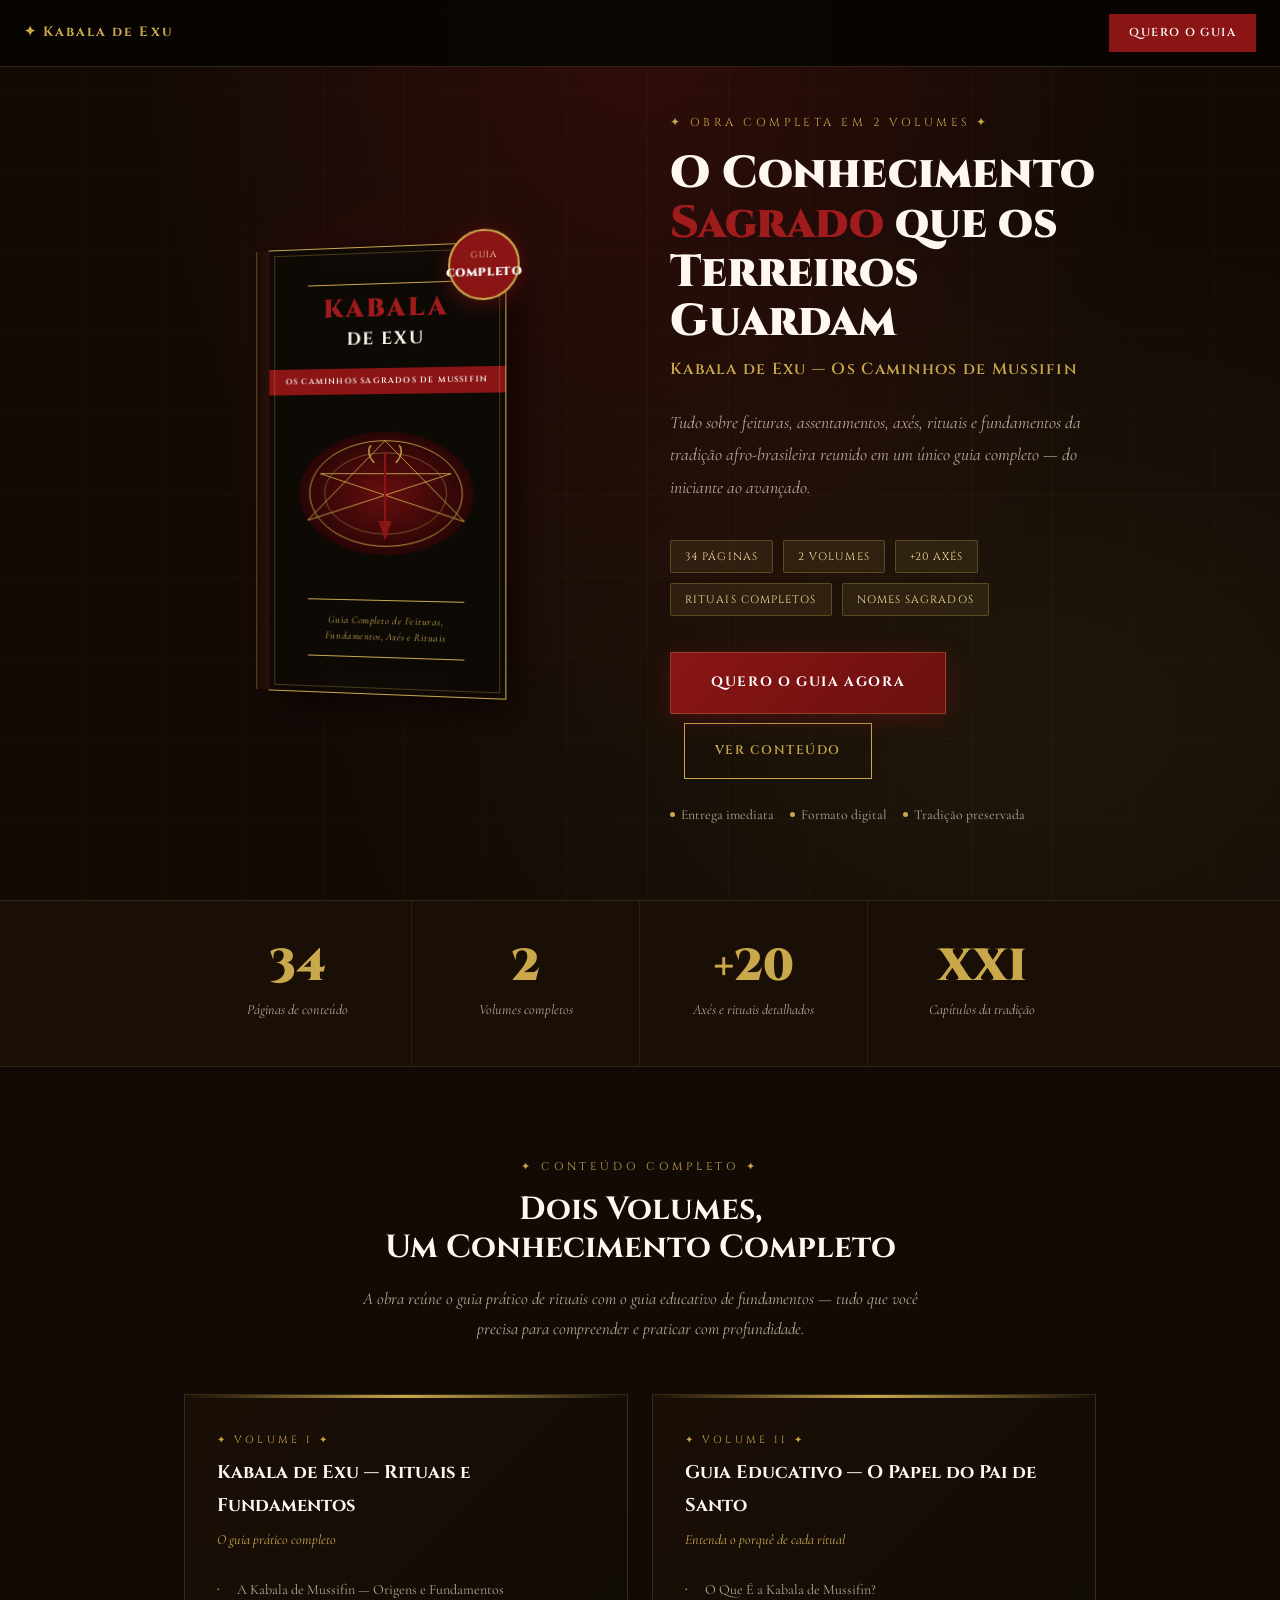
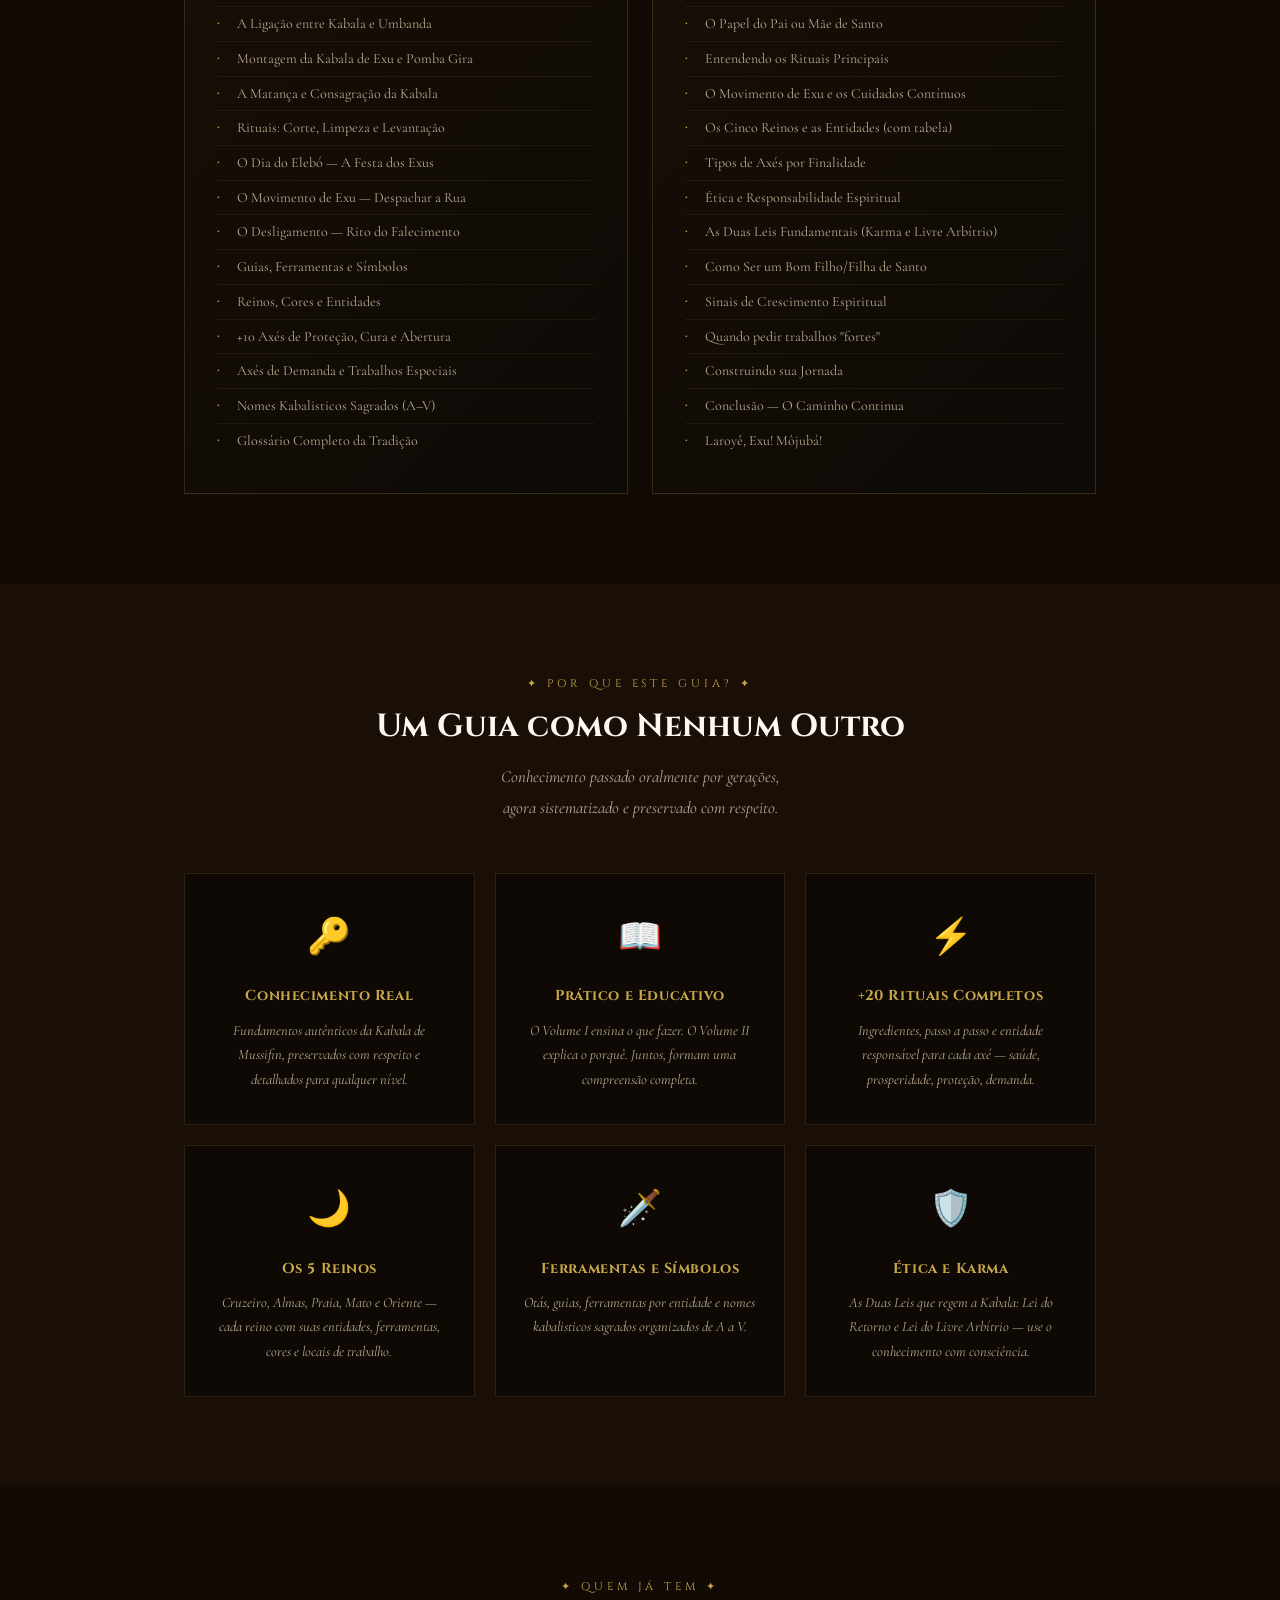
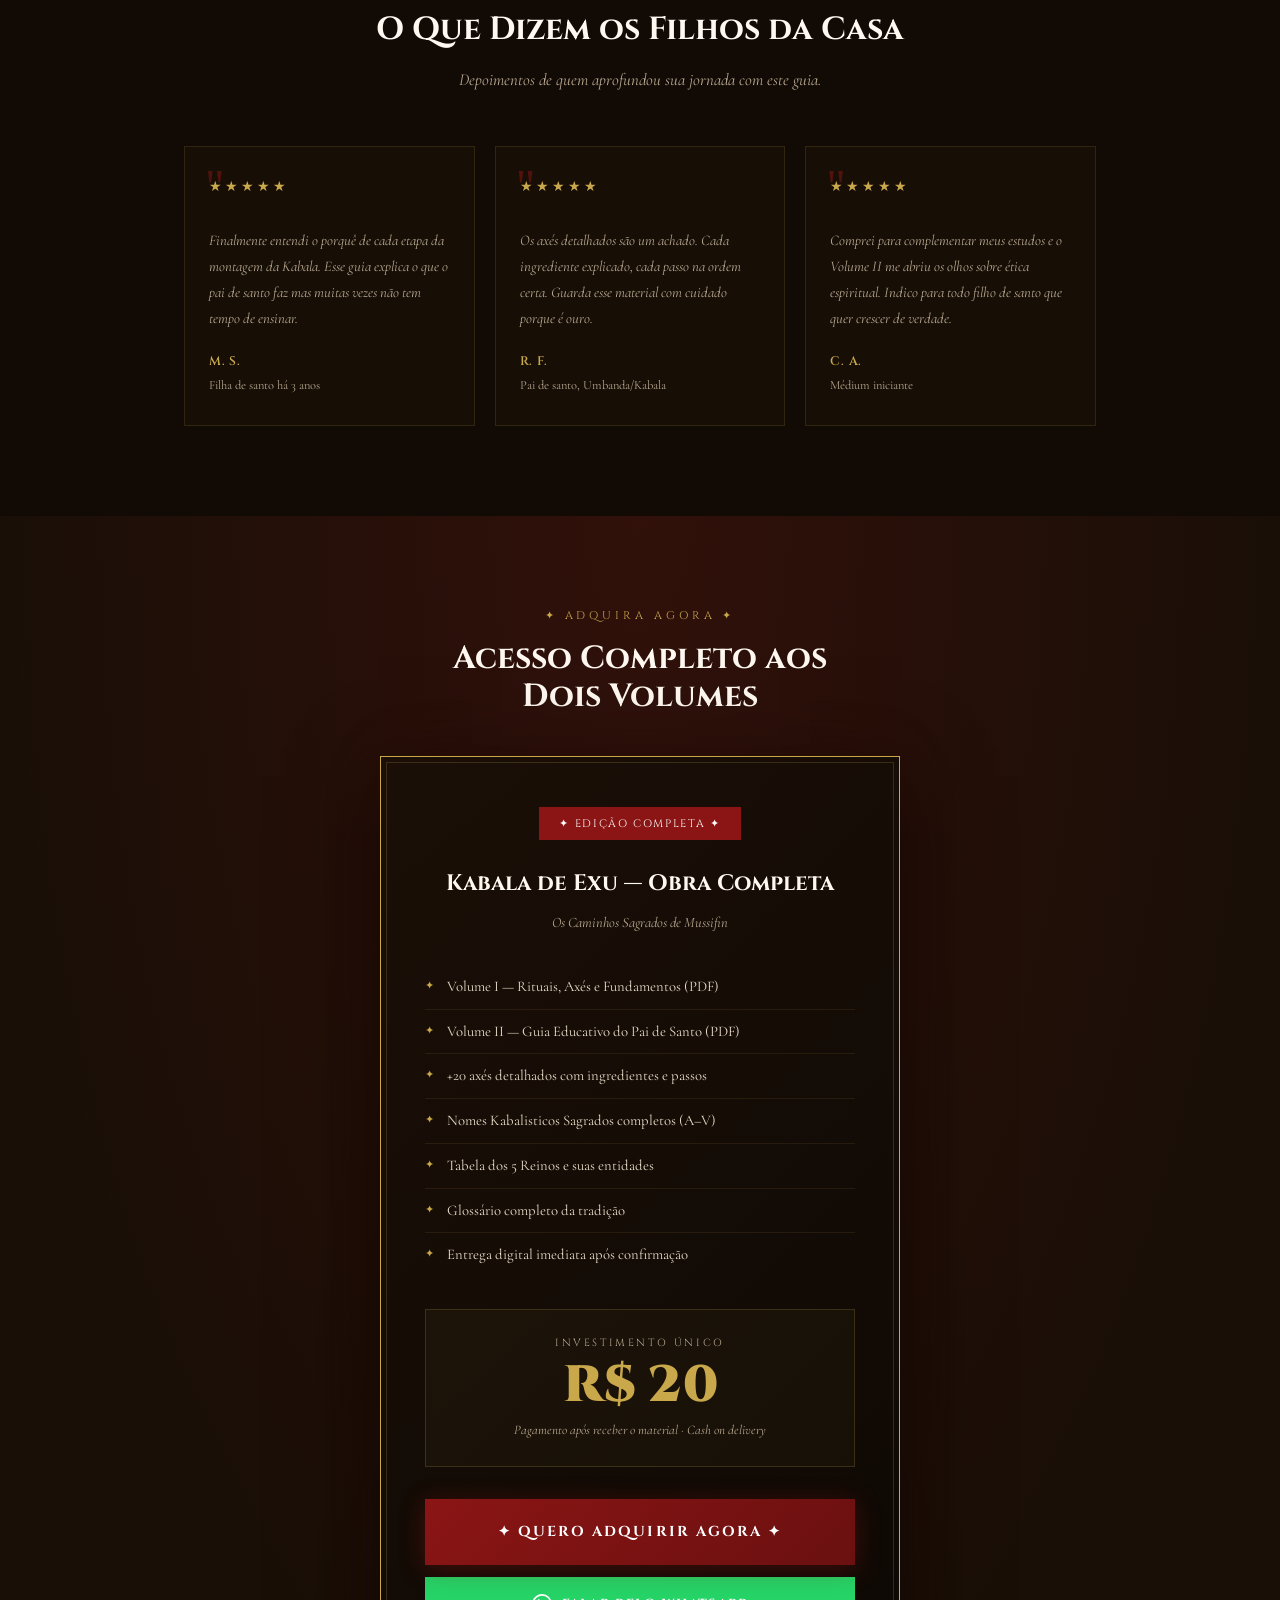
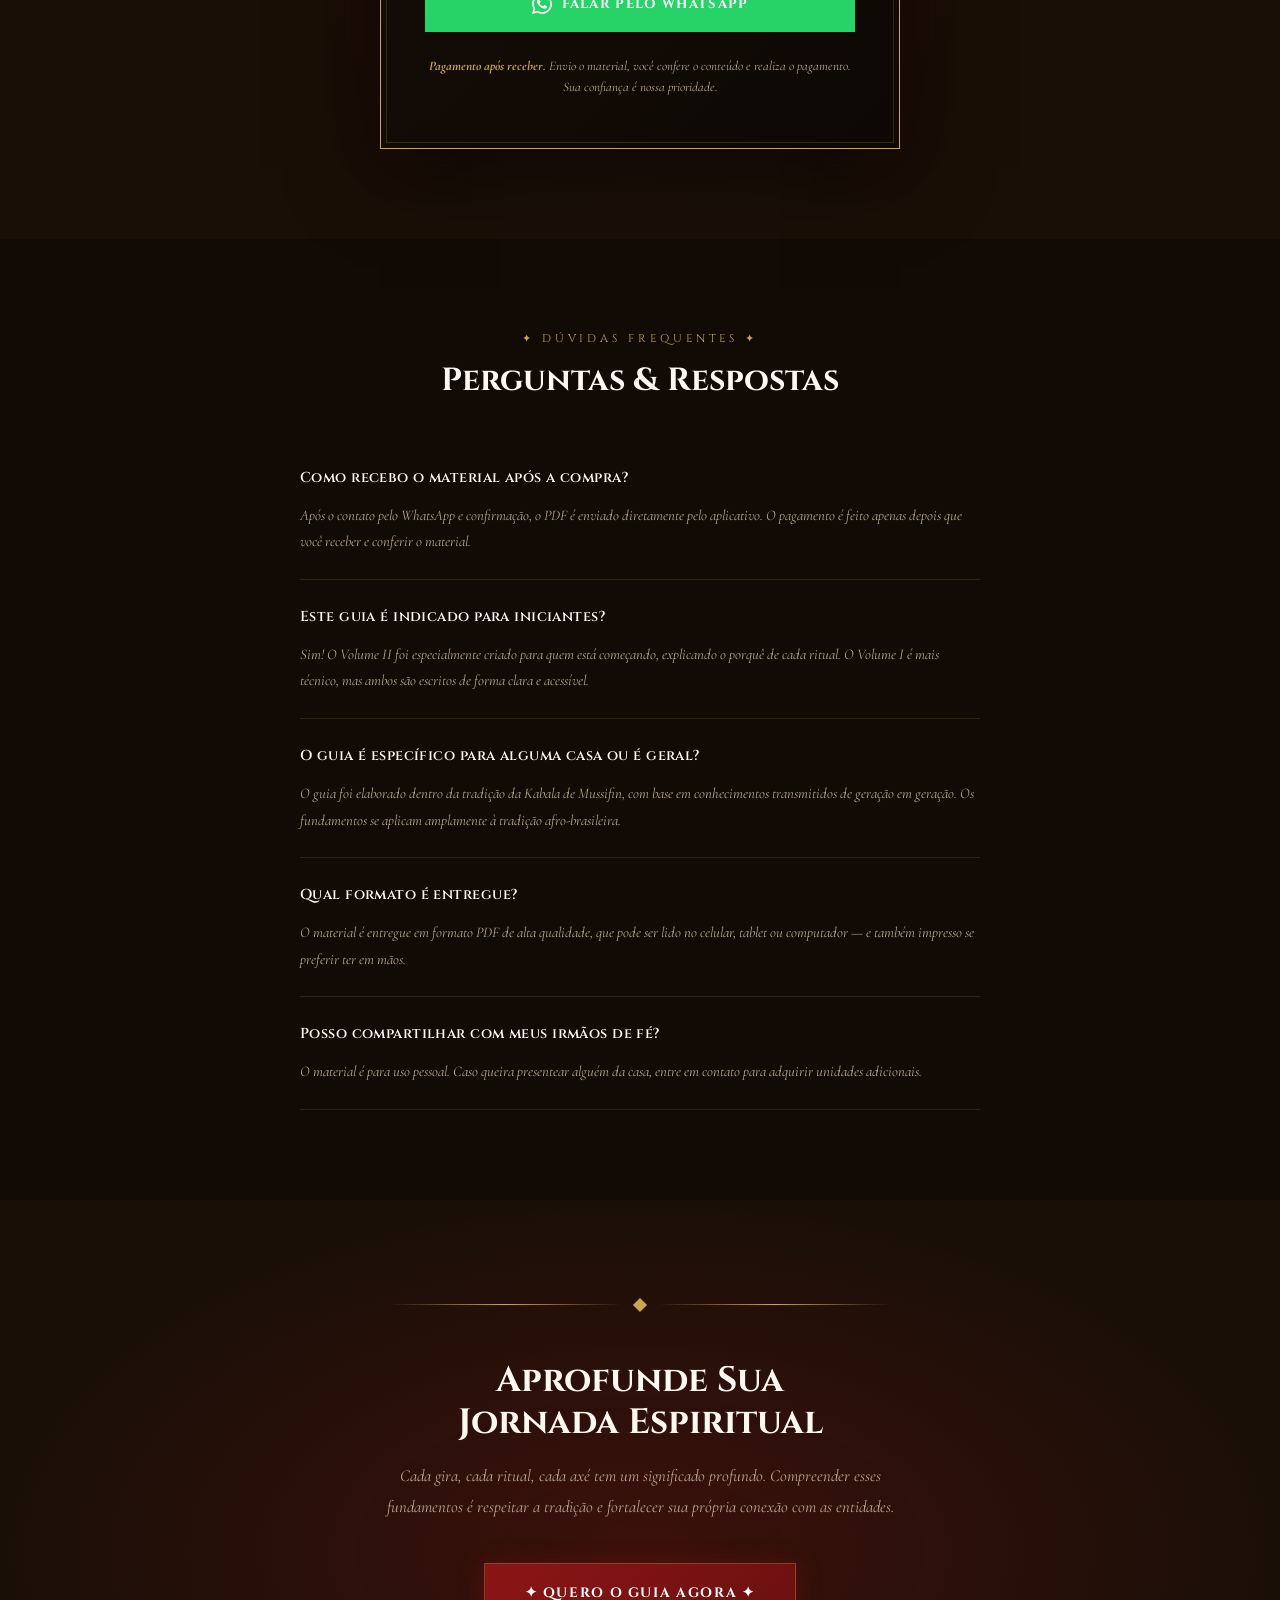
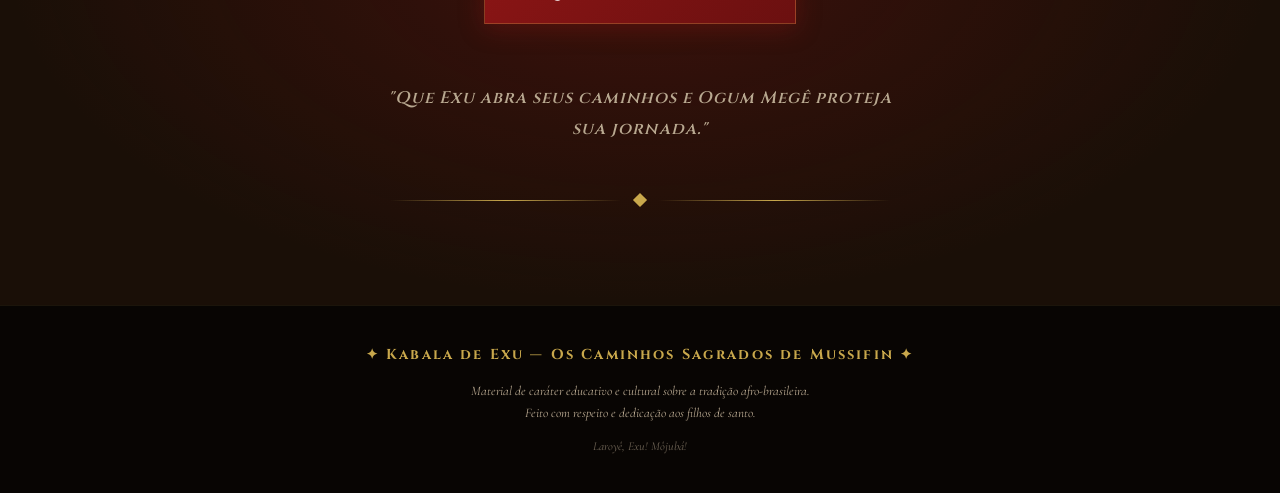
<file: landing.html>
<!DOCTYPE html>
<html lang="pt-BR">
<head>
  <meta charset="UTF-8"/>
  <meta name="viewport" content="width=device-width, initial-scale=1.0"/>
  <title>Kabala de Exu — Os Caminhos Sagrados de Mussifin</title>
  <link rel="preconnect" href="https://fonts.googleapis.com"/>
  <link rel="preconnect" href="https://fonts.gstatic.com" crossorigin/>
  <link href="https://fonts.googleapis.com/css2?family=Cinzel:wght@400;600;700;900&family=Cormorant+Garamond:ital,wght@0,300;0,400;0,500;0,600;1,400;1,500&display=swap" rel="stylesheet"/>
  <style>
    /* ===== RESET ===== */
    *, *::before, *::after { box-sizing: border-box; margin: 0; padding: 0; }

    :root {
      --black:      #080503;
      --dark:       #110a05;
      --dark2:      #1a0f07;
      --red:        #8b1515;
      --red2:       #a01c1c;
      --gold:       #c9a84c;
      --gold2:      #e0c16a;
      --gold3:      #f5e0a0;
      --cream:      #f7f0e3;
      --text:       #e8dcc8;
      --text2:      #b8a890;
      --white:      #fff8f0;
    }

    html { scroll-behavior: smooth; }

    body {
      font-family: 'Cormorant Garamond', Georgia, serif;
      background: var(--black);
      color: var(--text);
      line-height: 1.75;
      overflow-x: hidden;
    }

    /* ===== UTILITY ===== */
    .container { max-width: 960px; margin: 0 auto; padding: 0 24px; }
    .container-wide { max-width: 1100px; margin: 0 auto; padding: 0 24px; }

    .gold { color: var(--gold); }
    .red  { color: var(--red2); }

    /* ===== DIVIDER ===== */
    .divider {
      display: flex; align-items: center; gap: 14px;
      margin: 0 auto; max-width: 500px;
    }
    .divider::before, .divider::after {
      content: ''; flex: 1; height: 1px;
      background: linear-gradient(to right, transparent, var(--gold), transparent);
    }
    .divider-diamond {
      width: 10px; height: 10px;
      background: var(--gold); transform: rotate(45deg); flex-shrink: 0;
    }

    /* ===== NAV ===== */
    nav {
      position: fixed; top: 0; left: 0; right: 0; z-index: 999;
      background: rgba(8,5,3,0.92);
      border-bottom: 1px solid rgba(201,168,76,0.2);
      backdrop-filter: blur(10px);
      padding: 14px 24px;
      display: flex; align-items: center; justify-content: space-between;
    }
    .nav-logo {
      font-family: 'Cinzel', serif;
      font-size: 0.85rem; font-weight: 700;
      color: var(--gold); letter-spacing: 0.15em;
    }
    .nav-cta {
      background: var(--red); color: #fff;
      font-family: 'Cinzel', serif; font-size: 0.72rem;
      font-weight: 600; letter-spacing: 0.12em;
      padding: 9px 20px; border: none; cursor: pointer;
      text-decoration: none; text-transform: uppercase;
      transition: background 0.2s;
    }
    .nav-cta:hover { background: var(--red2); }

    /* ===== HERO ===== */
    .hero {
      min-height: 100vh;
      background:
        radial-gradient(ellipse at 50% 0%, rgba(139,21,21,0.25) 0%, transparent 60%),
        radial-gradient(ellipse at 80% 80%, rgba(201,168,76,0.08) 0%, transparent 50%),
        var(--dark);
      display: flex; align-items: center; justify-content: center;
      padding: 100px 24px 60px;
      position: relative; overflow: hidden;
    }

    /* Fundo decorativo */
    .hero::before {
      content: '';
      position: absolute; inset: 0;
      background-image:
        repeating-linear-gradient(0deg, transparent, transparent 80px, rgba(201,168,76,0.03) 80px, rgba(201,168,76,0.03) 81px),
        repeating-linear-gradient(90deg, transparent, transparent 80px, rgba(201,168,76,0.03) 80px, rgba(201,168,76,0.03) 81px);
      pointer-events: none;
    }

    .hero-inner {
      display: grid;
      grid-template-columns: 1fr 1fr;
      gap: 60px; align-items: center;
      position: relative; z-index: 1;
      max-width: 960px; width: 100%;
    }

    /* Mockup do livro */
    .book-mockup {
      display: flex; justify-content: center; align-items: center;
    }

    .book {
      width: 240px;
      background: #0d0a06;
      border: 1.5px solid var(--gold);
      padding: 24px 20px;
      position: relative;
      box-shadow:
        8px 12px 40px rgba(0,0,0,0.8),
        0 0 60px rgba(139,21,21,0.2),
        inset 0 0 40px rgba(139,21,21,0.05);
      transform: perspective(800px) rotateY(-8deg);
      transition: transform 0.4s ease;
    }
    .book:hover { transform: perspective(800px) rotateY(-2deg) scale(1.02); }

    .book::before {
      content: '';
      position: absolute; inset: 5px;
      border: 0.5px solid rgba(201,168,76,0.3);
      pointer-events: none;
    }

    /* Spine */
    .book::after {
      content: '';
      position: absolute; left: -14px; top: 0; bottom: 0; width: 14px;
      background: linear-gradient(to right, #1a0a06, #2a1208);
      border-left: 1px solid rgba(201,168,76,0.4);
      transform-origin: right;
    }

    .book-title {
      font-family: 'Cinzel', serif;
      font-size: 1.6rem; font-weight: 900;
      color: var(--red2); letter-spacing: 0.1em;
      text-align: center; line-height: 1;
    }
    .book-title2 {
      font-family: 'Cinzel', serif;
      font-size: 1.1rem; font-weight: 700;
      color: var(--white); letter-spacing: 0.1em;
      text-align: center; margin-top: 2px;
    }

    .book-bar {
      background: var(--red); color: #fff;
      font-family: 'Cinzel', serif; font-size: 0.5rem;
      letter-spacing: 0.15em; font-weight: 600;
      padding: 6px 8px; text-align: center;
      margin: 14px -20px; text-transform: uppercase;
    }

    .book-svg {
      width: 100%; margin: 14px 0;
    }

    .book-line {
      width: 80%; height: 1px;
      background: var(--gold); margin: 12px auto;
    }

    .book-sub {
      font-family: 'Cormorant Garamond', serif;
      font-style: italic; color: var(--gold);
      font-size: 0.65rem; text-align: center;
      letter-spacing: 0.05em; line-height: 1.5;
    }

    .badge {
      position: absolute; top: -14px; right: -14px;
      width: 70px; height: 70px;
      background: var(--red);
      border-radius: 50%;
      border: 2px solid var(--gold);
      display: flex; flex-direction: column;
      align-items: center; justify-content: center;
      box-shadow: 0 4px 20px rgba(139,21,21,0.5);
      animation: pulse 2.5s ease-in-out infinite;
    }
    .badge span:first-child {
      font-family: 'Cinzel', serif;
      font-size: 0.55rem; color: var(--gold3);
      letter-spacing: 0.1em; text-transform: uppercase;
    }
    .badge span:last-child {
      font-family: 'Cinzel', serif;
      font-size: 0.7rem; font-weight: 900;
      color: #fff; letter-spacing: 0.05em;
    }

    @keyframes pulse {
      0%, 100% { box-shadow: 0 4px 20px rgba(139,21,21,0.5); }
      50% { box-shadow: 0 4px 32px rgba(139,21,21,0.8), 0 0 0 6px rgba(139,21,21,0.15); }
    }

    /* Hero text */
    .hero-text { position: relative; }

    .hero-eyebrow {
      font-family: 'Cinzel', serif;
      font-size: 0.72rem; letter-spacing: 0.3em;
      color: var(--gold); text-transform: uppercase;
      margin-bottom: 16px; display: block;
    }

    .hero-title {
      font-family: 'Cinzel', serif;
      font-size: 2.8rem; font-weight: 900;
      line-height: 1.1; color: var(--white);
      margin-bottom: 8px;
    }
    .hero-title .accent { color: var(--red2); }

    .hero-sub {
      font-family: 'Cinzel', serif;
      font-size: 1rem; font-weight: 600;
      color: var(--gold); letter-spacing: 0.08em;
      margin-bottom: 24px;
    }

    .hero-desc {
      font-size: 1.1rem; color: var(--text2);
      line-height: 1.85; margin-bottom: 36px;
      font-style: italic;
    }

    .hero-pills {
      display: flex; flex-wrap: wrap; gap: 10px;
      margin-bottom: 36px;
    }
    .pill {
      background: rgba(201,168,76,0.1);
      border: 1px solid rgba(201,168,76,0.3);
      color: var(--gold3);
      font-family: 'Cinzel', serif;
      font-size: 0.68rem; letter-spacing: 0.1em;
      padding: 6px 14px; border-radius: 2px;
      text-transform: uppercase;
    }

    .btn-primary {
      display: inline-block;
      background: linear-gradient(135deg, var(--red), #6b1010);
      color: #fff;
      font-family: 'Cinzel', serif;
      font-size: 0.85rem; font-weight: 700;
      letter-spacing: 0.12em; text-transform: uppercase;
      padding: 18px 40px;
      border: 1px solid rgba(201,168,76,0.3);
      text-decoration: none;
      cursor: pointer;
      transition: all 0.3s;
      position: relative; overflow: hidden;
      box-shadow: 0 4px 24px rgba(139,21,21,0.4);
    }
    .btn-primary::before {
      content: '';
      position: absolute; inset: 0;
      background: linear-gradient(135deg, transparent, rgba(255,255,255,0.08));
      opacity: 0; transition: opacity 0.3s;
    }
    .btn-primary:hover { transform: translateY(-2px); box-shadow: 0 8px 32px rgba(139,21,21,0.6); }
    .btn-primary:hover::before { opacity: 1; }

    .btn-secondary {
      display: inline-block;
      background: transparent;
      color: var(--gold);
      font-family: 'Cinzel', serif;
      font-size: 0.78rem; font-weight: 600;
      letter-spacing: 0.12em; text-transform: uppercase;
      padding: 16px 30px;
      border: 1px solid var(--gold);
      text-decoration: none;
      cursor: pointer;
      transition: all 0.3s;
      margin-left: 14px;
    }
    .btn-secondary:hover { background: rgba(201,168,76,0.1); }

    .hero-trust {
      margin-top: 24px;
      display: flex; align-items: center; gap: 16px;
      font-size: 0.85rem; color: var(--text2);
    }
    .hero-trust span { display: flex; align-items: center; gap: 6px; }
    .hero-trust .dot { width: 5px; height: 5px; border-radius: 50%; background: var(--gold); }

    /* ===== SECTION BASE ===== */
    section { padding: 90px 0; }

    .section-label {
      font-family: 'Cinzel', serif;
      font-size: 0.7rem; letter-spacing: 0.35em;
      color: var(--gold); text-transform: uppercase;
      text-align: center; margin-bottom: 14px;
    }

    .section-title {
      font-family: 'Cinzel', serif;
      font-size: 2rem; font-weight: 700;
      color: var(--white); text-align: center;
      line-height: 1.2; margin-bottom: 16px;
    }

    .section-sub {
      font-size: 1.05rem; color: var(--text2);
      text-align: center; font-style: italic;
      max-width: 580px; margin: 0 auto 50px;
      line-height: 1.8;
    }

    /* ===== NUMBERS ===== */
    .numbers {
      background: var(--dark2);
      border-top: 1px solid rgba(201,168,76,0.15);
      border-bottom: 1px solid rgba(201,168,76,0.15);
    }

    .numbers-grid {
      display: grid;
      grid-template-columns: repeat(4, 1fr);
      gap: 0;
    }

    .number-item {
      padding: 44px 20px;
      text-align: center;
      border-right: 1px solid rgba(201,168,76,0.1);
    }
    .number-item:last-child { border-right: none; }

    .number-val {
      font-family: 'Cinzel', serif;
      font-size: 2.8rem; font-weight: 900;
      color: var(--gold); display: block;
      line-height: 1;
    }
    .number-label {
      font-size: 0.88rem; color: var(--text2);
      margin-top: 8px; display: block;
      font-style: italic;
    }

    /* ===== WHAT'S INSIDE ===== */
    .inside { background: var(--dark); }

    .parts-grid {
      display: grid;
      grid-template-columns: 1fr 1fr;
      gap: 24px; margin-top: 0;
    }

    .part-card {
      background: linear-gradient(135deg, rgba(26,15,7,0.9), rgba(13,10,6,0.95));
      border: 1px solid rgba(201,168,76,0.2);
      padding: 36px 32px;
      position: relative;
      transition: border-color 0.3s;
    }
    .part-card:hover { border-color: rgba(201,168,76,0.5); }

    .part-card::before {
      content: '';
      position: absolute; top: 0; left: 0; right: 0; height: 3px;
      background: linear-gradient(to right, transparent, var(--gold), transparent);
    }

    .part-number {
      font-family: 'Cinzel', serif;
      font-size: 0.65rem; letter-spacing: 0.3em;
      color: var(--gold); text-transform: uppercase;
      margin-bottom: 8px; display: block;
    }

    .part-title {
      font-family: 'Cinzel', serif;
      font-size: 1.15rem; font-weight: 700;
      color: var(--white); margin-bottom: 6px;
    }

    .part-sub {
      font-size: 0.88rem; color: var(--gold);
      font-style: italic; margin-bottom: 20px;
    }

    .chapter-list {
      list-style: none;
      padding: 0; margin: 0;
    }

    .chapter-list li {
      font-size: 0.88rem; color: var(--text2);
      padding: 7px 0 7px 20px;
      border-bottom: 1px solid rgba(201,168,76,0.08);
      position: relative; line-height: 1.4;
    }
    .chapter-list li:last-child { border-bottom: none; }
    .chapter-list li::before {
      content: '◆';
      position: absolute; left: 0;
      color: var(--gold); font-size: 0.55rem; top: 10px;
    }

    /* ===== HIGHLIGHTS ===== */
    .highlights { background: var(--dark2); }

    .highlights-grid {
      display: grid;
      grid-template-columns: repeat(3, 1fr);
      gap: 20px;
    }

    .highlight-card {
      background: rgba(8,5,3,0.6);
      border: 1px solid rgba(201,168,76,0.15);
      padding: 32px 26px;
      text-align: center;
      transition: all 0.3s;
    }
    .highlight-card:hover {
      border-color: rgba(201,168,76,0.4);
      background: rgba(139,21,21,0.08);
      transform: translateY(-4px);
    }

    .highlight-icon {
      font-size: 2.2rem; margin-bottom: 16px;
      display: block;
    }

    .highlight-title {
      font-family: 'Cinzel', serif;
      font-size: 0.9rem; font-weight: 700;
      color: var(--gold); margin-bottom: 10px;
      letter-spacing: 0.04em;
    }

    .highlight-text {
      font-size: 0.9rem; color: var(--text2);
      line-height: 1.7; font-style: italic;
    }

    /* ===== TESTIMONIALS ===== */
    .testimonials { background: var(--dark); }

    .testi-grid {
      display: grid;
      grid-template-columns: repeat(3, 1fr);
      gap: 20px;
    }

    .testi-card {
      background: rgba(26,15,7,0.8);
      border: 1px solid rgba(201,168,76,0.15);
      padding: 28px 24px;
      position: relative;
    }

    .testi-quote {
      font-size: 3rem; line-height: 1;
      color: var(--red); font-family: Georgia, serif;
      position: absolute; top: 16px; left: 20px;
      opacity: 0.5;
    }

    .testi-text {
      font-size: 0.92rem; color: var(--text2);
      line-height: 1.75; font-style: italic;
      padding-top: 20px; margin-bottom: 20px;
    }

    .testi-stars {
      color: var(--gold); font-size: 0.85rem;
      margin-bottom: 10px; letter-spacing: 3px;
    }

    .testi-author {
      font-family: 'Cinzel', serif;
      font-size: 0.78rem; font-weight: 600;
      color: var(--gold); letter-spacing: 0.06em;
    }

    .testi-role {
      font-size: 0.78rem; color: var(--text2);
      margin-top: 2px;
    }

    /* ===== PRICING ===== */
    .pricing {
      background:
        radial-gradient(ellipse at 50% 0%, rgba(139,21,21,0.2) 0%, transparent 70%),
        var(--dark2);
    }

    .pricing-card {
      max-width: 520px; margin: 0 auto;
      background: linear-gradient(135deg, rgba(26,15,7,0.95), rgba(13,8,4,0.98));
      border: 1px solid var(--gold);
      padding: 50px 44px;
      text-align: center;
      position: relative;
      box-shadow: 0 20px 80px rgba(0,0,0,0.6), 0 0 60px rgba(139,21,21,0.1);
    }

    .pricing-card::before {
      content: '';
      position: absolute; inset: 5px;
      border: 0.5px solid rgba(201,168,76,0.2);
      pointer-events: none;
    }

    .pricing-badge {
      display: inline-block;
      background: var(--red);
      color: #fff;
      font-family: 'Cinzel', serif;
      font-size: 0.68rem; letter-spacing: 0.15em;
      padding: 7px 20px; text-transform: uppercase;
      margin-bottom: 24px;
    }

    .pricing-title {
      font-family: 'Cinzel', serif;
      font-size: 1.4rem; font-weight: 700;
      color: var(--white); margin-bottom: 6px;
    }

    .pricing-sub {
      font-size: 0.9rem; color: var(--text2);
      font-style: italic; margin-bottom: 30px;
    }

    .pricing-includes {
      text-align: left;
      margin: 0 0 32px;
      list-style: none; padding: 0;
    }

    .pricing-includes li {
      font-size: 0.92rem; color: var(--text);
      padding: 9px 0 9px 22px;
      border-bottom: 1px solid rgba(201,168,76,0.1);
      position: relative;
    }
    .pricing-includes li:last-child { border-bottom: none; }
    .pricing-includes li::before {
      content: '✦';
      position: absolute; left: 0;
      color: var(--gold); font-size: 0.7rem; top: 11px;
    }

    .pricing-price {
      margin: 32px 0;
      padding: 24px;
      border: 1px solid rgba(201,168,76,0.2);
      background: rgba(201,168,76,0.04);
    }

    .price-label {
      font-family: 'Cinzel', serif;
      font-size: 0.65rem; letter-spacing: 0.25em;
      color: var(--text2); text-transform: uppercase;
      margin-bottom: 8px; display: block;
    }

    .price-value {
      font-family: 'Cinzel', serif;
      font-size: 3.2rem; font-weight: 900;
      color: var(--gold); line-height: 1;
    }

    .price-note {
      font-size: 0.82rem; color: var(--text2);
      margin-top: 8px; font-style: italic;
    }

    .btn-buy {
      display: block; width: 100%;
      background: linear-gradient(135deg, var(--red), #6b1010);
      color: #fff;
      font-family: 'Cinzel', serif;
      font-size: 0.9rem; font-weight: 700;
      letter-spacing: 0.14em; text-transform: uppercase;
      padding: 20px;
      border: none; cursor: pointer;
      text-decoration: none;
      transition: all 0.3s;
      box-shadow: 0 4px 24px rgba(139,21,21,0.4);
      position: relative; overflow: hidden;
    }
    .btn-buy:hover {
      transform: translateY(-2px);
      box-shadow: 0 8px 40px rgba(139,21,21,0.7);
    }

    .btn-buy-wpp {
      display: flex; align-items: center; justify-content: center; gap: 10px;
      background: #25D366;
      margin-top: 12px;
      color: #fff;
      font-family: 'Cinzel', serif;
      font-size: 0.82rem; font-weight: 700;
      letter-spacing: 0.1em; text-transform: uppercase;
      padding: 16px; text-decoration: none;
      transition: all 0.3s;
    }
    .btn-buy-wpp:hover { background: #1da851; transform: translateY(-2px); }

    .pricing-guarantee {
      margin-top: 24px;
      font-size: 0.82rem; color: var(--text2);
      font-style: italic; line-height: 1.6;
    }
    .pricing-guarantee strong { color: var(--gold); }

    /* ===== FAQ ===== */
    .faq { background: var(--dark); }

    .faq-list { max-width: 680px; margin: 0 auto; }

    .faq-item {
      border-bottom: 1px solid rgba(201,168,76,0.15);
      padding: 24px 0;
    }

    .faq-q {
      font-family: 'Cinzel', serif;
      font-size: 0.9rem; font-weight: 600;
      color: var(--white); margin-bottom: 12px;
      letter-spacing: 0.03em;
    }

    .faq-a {
      font-size: 0.92rem; color: var(--text2);
      line-height: 1.8; font-style: italic;
    }

    /* ===== FINAL CTA ===== */
    .final-cta {
      background:
        radial-gradient(ellipse at 50% 50%, rgba(139,21,21,0.3) 0%, transparent 70%),
        var(--dark2);
      padding: 100px 24px;
      text-align: center;
    }

    .final-cta .section-title { font-size: 2.2rem; margin-bottom: 16px; }

    .final-cta p {
      font-size: 1.05rem; color: var(--text2);
      font-style: italic; max-width: 520px;
      margin: 0 auto 40px; line-height: 1.85;
    }

    .final-quote {
      font-family: 'Cinzel', serif;
      font-size: 0.9rem; font-weight: 600;
      color: var(--gold); letter-spacing: 0.06em;
      margin-top: 40px;
    }

    /* ===== FOOTER ===== */
    footer {
      background: var(--black);
      border-top: 1px solid rgba(201,168,76,0.1);
      padding: 36px 24px;
      text-align: center;
    }

    footer p {
      font-size: 0.82rem; color: var(--text2);
      font-style: italic; line-height: 1.7;
    }

    footer .footer-logo {
      font-family: 'Cinzel', serif;
      font-size: 0.9rem; font-weight: 700;
      color: var(--gold); letter-spacing: 0.15em;
      margin-bottom: 12px; display: block;
    }

    /* ===== RESPONSIVE ===== */
    @media (max-width: 768px) {
      .hero-inner { grid-template-columns: 1fr; gap: 40px; }
      .book-mockup { order: -1; }
      .book { transform: none; width: 200px; }
      .hero-title { font-size: 2rem; }
      .numbers-grid { grid-template-columns: repeat(2, 1fr); }
      .number-item { border-bottom: 1px solid rgba(201,168,76,0.1); }
      .parts-grid { grid-template-columns: 1fr; }
      .highlights-grid { grid-template-columns: 1fr; }
      .testi-grid { grid-template-columns: 1fr; }
      .btn-secondary { display: none; }
    }
  </style>
</head>
<body>

<!-- NAV -->
<nav>
  <span class="nav-logo">✦ Kabala de Exu</span>
  <a href="#comprar" class="nav-cta">Quero o Guia</a>
</nav>

<!-- ============================================================ -->
<!-- HERO                                                          -->
<!-- ============================================================ -->
<section class="hero">
  <div class="hero-inner">

    <!-- MOCKUP -->
    <div class="book-mockup">
      <div class="book">
        <div class="badge">
          <span>Guia</span>
          <span>COMPLETO</span>
        </div>
        <div class="book-line"></div>
        <p class="book-title">KABALA</p>
        <p class="book-title2">DE EXU</p>
        <div class="book-bar">Os Caminhos Sagrados de Mussifin</div>

        <svg class="book-svg" viewBox="0 0 180 130" xmlns="http://www.w3.org/2000/svg">
          <defs>
            <radialGradient id="bg2" cx="50%" cy="50%" r="50%">
              <stop offset="0%" stop-color="#6b0e0e"/>
              <stop offset="100%" stop-color="#2a0505"/>
            </radialGradient>
          </defs>
          <ellipse cx="90" cy="65" rx="80" ry="56" fill="url(#bg2)" opacity="0.95"/>
          <ellipse cx="90" cy="65" rx="70" ry="48" fill="none" stroke="#c9a84c" stroke-width="0.8"/>
          <ellipse cx="90" cy="65" rx="56" ry="37" fill="none" stroke="#c9a84c" stroke-width="0.4"/>
          <line x1="90" y1="17" x2="18" y2="90" stroke="#c9a84c" stroke-width="0.8"/>
          <line x1="90" y1="17" x2="162" y2="90" stroke="#c9a84c" stroke-width="0.8"/>
          <line x1="18" y1="90" x2="150" y2="47" stroke="#c9a84c" stroke-width="0.8"/>
          <line x1="162" y1="90" x2="30" y2="47" stroke="#c9a84c" stroke-width="0.8"/>
          <line x1="30" y1="47" x2="150" y2="47" stroke="#c9a84c" stroke-width="0.8"/>
          <line x1="90" y1="28" x2="90" y2="100" stroke="#8b1515" stroke-width="2"/>
          <polygon points="90,108 84,90 96,90" fill="#8b1515"/>
          <path d="M80,37 Q72,28 77,21" fill="none" stroke="#c9a84c" stroke-width="1.2"/>
          <path d="M100,37 Q108,28 103,21" fill="none" stroke="#c9a84c" stroke-width="1.2"/>
        </svg>

        <div class="book-line"></div>
        <p class="book-sub">Guia Completo de Feituras,<br>Fundamentos, Axés e Rituais</p>
        <div class="book-line"></div>
      </div>
    </div>

    <!-- TEXTO -->
    <div class="hero-text">
      <span class="hero-eyebrow">✦ Obra Completa em 2 Volumes ✦</span>
      <h1 class="hero-title">
        O Conhecimento<br>
        <span class="accent">Sagrado</span> que os<br>
        Terreiros Guardam
      </h1>
      <p class="hero-sub">Kabala de Exu — Os Caminhos de Mussifin</p>
      <p class="hero-desc">
        Tudo sobre feituras, assentamentos, axés, rituais e fundamentos da
        tradição afro-brasileira reunido em um único guia completo —
        do iniciante ao avançado.
      </p>

      <div class="hero-pills">
        <span class="pill">34 Páginas</span>
        <span class="pill">2 Volumes</span>
        <span class="pill">+20 Axés</span>
        <span class="pill">Rituais Completos</span>
        <span class="pill">Nomes Sagrados</span>
      </div>

      <div>
        <a href="#comprar" class="btn-primary">Quero o Guia Agora</a>
        <a href="#conteudo" class="btn-secondary">Ver Conteúdo</a>
      </div>

      <div class="hero-trust">
        <span><span class="dot"></span> Entrega imediata</span>
        <span><span class="dot"></span> Formato digital</span>
        <span><span class="dot"></span> Tradição preservada</span>
      </div>
    </div>

  </div>
</section>

<!-- ============================================================ -->
<!-- NUMBERS                                                       -->
<!-- ============================================================ -->
<div class="numbers">
  <div class="container">
    <div class="numbers-grid">
      <div class="number-item">
        <span class="number-val">34</span>
        <span class="number-label">Páginas de conteúdo</span>
      </div>
      <div class="number-item">
        <span class="number-val">2</span>
        <span class="number-label">Volumes completos</span>
      </div>
      <div class="number-item">
        <span class="number-val">+20</span>
        <span class="number-label">Axés e rituais detalhados</span>
      </div>
      <div class="number-item">
        <span class="number-val">XXI</span>
        <span class="number-label">Capítulos da tradição</span>
      </div>
    </div>
  </div>
</div>

<!-- ============================================================ -->
<!-- O QUE ESTÁ DENTRO                                             -->
<!-- ============================================================ -->
<section class="inside" id="conteudo">
  <div class="container">
    <p class="section-label">✦ Conteúdo Completo ✦</p>
    <h2 class="section-title">Dois Volumes,<br>Um Conhecimento Completo</h2>
    <p class="section-sub">
      A obra reúne o guia prático de rituais com o guia educativo de fundamentos —
      tudo que você precisa para compreender e praticar com profundidade.
    </p>

    <div class="parts-grid">

      <!-- PARTE 1 -->
      <div class="part-card">
        <span class="part-number">✦ Volume I ✦</span>
        <h3 class="part-title">Kabala de Exu — Rituais e Fundamentos</h3>
        <p class="part-sub">O guia prático completo</p>
        <ul class="chapter-list">
          <li>A Kabala de Mussifin — Origens e Fundamentos</li>
          <li>A Ligação entre Kabala e Umbanda</li>
          <li>Montagem da Kabala de Exu e Pomba Gira</li>
          <li>A Matança e Consagração da Kabala</li>
          <li>Rituais: Corte, Limpeza e Levantação</li>
          <li>O Dia do Elebó — A Festa dos Exus</li>
          <li>O Movimento de Exu — Despachar a Rua</li>
          <li>O Desligamento — Rito do Falecimento</li>
          <li>Guias, Ferramentas e Símbolos</li>
          <li>Reinos, Cores e Entidades</li>
          <li>+10 Axés de Proteção, Cura e Abertura</li>
          <li>Axés de Demanda e Trabalhos Especiais</li>
          <li>Nomes Kabalisticos Sagrados (A–V)</li>
          <li>Glossário Completo da Tradição</li>
        </ul>
      </div>

      <!-- PARTE 2 -->
      <div class="part-card">
        <span class="part-number">✦ Volume II ✦</span>
        <h3 class="part-title">Guia Educativo — O Papel do Pai de Santo</h3>
        <p class="part-sub">Entenda o porquê de cada ritual</p>
        <ul class="chapter-list">
          <li>O Que É a Kabala de Mussifin?</li>
          <li>O Papel do Pai ou Mãe de Santo</li>
          <li>Entendendo os Rituais Principais</li>
          <li>O Movimento de Exu e os Cuidados Contínuos</li>
          <li>Os Cinco Reinos e as Entidades (com tabela)</li>
          <li>Tipos de Axés por Finalidade</li>
          <li>Ética e Responsabilidade Espiritual</li>
          <li>As Duas Leis Fundamentais (Karma e Livre Arbítrio)</li>
          <li>Como Ser um Bom Filho/Filha de Santo</li>
          <li>Sinais de Crescimento Espiritual</li>
          <li>Quando pedir trabalhos "fortes"</li>
          <li>Construindo sua Jornada</li>
          <li>Conclusão — O Caminho Continua</li>
          <li>Laroyê, Exu! Môjubá!</li>
        </ul>
      </div>

    </div>
  </div>
</section>

<!-- ============================================================ -->
<!-- DESTAQUES                                                      -->
<!-- ============================================================ -->
<section class="highlights">
  <div class="container">
    <p class="section-label">✦ Por que este guia? ✦</p>
    <h2 class="section-title">Um Guia como Nenhum Outro</h2>
    <p class="section-sub">Conhecimento passado oralmente por gerações,<br>agora sistematizado e preservado com respeito.</p>

    <div class="highlights-grid">
      <div class="highlight-card">
        <span class="highlight-icon">🔑</span>
        <h4 class="highlight-title">Conhecimento Real</h4>
        <p class="highlight-text">Fundamentos autênticos da Kabala de Mussifin, preservados com respeito e detalhados para qualquer nível.</p>
      </div>
      <div class="highlight-card">
        <span class="highlight-icon">📖</span>
        <h4 class="highlight-title">Prático e Educativo</h4>
        <p class="highlight-text">O Volume I ensina o que fazer. O Volume II explica o porquê. Juntos, formam uma compreensão completa.</p>
      </div>
      <div class="highlight-card">
        <span class="highlight-icon">⚡</span>
        <h4 class="highlight-title">+20 Rituais Completos</h4>
        <p class="highlight-text">Ingredientes, passo a passo e entidade responsável para cada axé — saúde, prosperidade, proteção, demanda.</p>
      </div>
      <div class="highlight-card">
        <span class="highlight-icon">🌙</span>
        <h4 class="highlight-title">Os 5 Reinos</h4>
        <p class="highlight-text">Cruzeiro, Almas, Praia, Mato e Oriente — cada reino com suas entidades, ferramentas, cores e locais de trabalho.</p>
      </div>
      <div class="highlight-card">
        <span class="highlight-icon">🗡️</span>
        <h4 class="highlight-title">Ferramentas e Símbolos</h4>
        <p class="highlight-text">Otás, guias, ferramentas por entidade e nomes kabalisticos sagrados organizados de A a V.</p>
      </div>
      <div class="highlight-card">
        <span class="highlight-icon">🛡️</span>
        <h4 class="highlight-title">Ética e Karma</h4>
        <p class="highlight-text">As Duas Leis que regem a Kabala: Lei do Retorno e Lei do Livre Arbítrio — use o conhecimento com consciência.</p>
      </div>
    </div>
  </div>
</section>

<!-- ============================================================ -->
<!-- DEPOIMENTOS                                                    -->
<!-- ============================================================ -->
<section class="testimonials">
  <div class="container">
    <p class="section-label">✦ Quem Já Tem ✦</p>
    <h2 class="section-title">O Que Dizem os Filhos da Casa</h2>
    <p class="section-sub">Depoimentos de quem aprofundou sua jornada com este guia.</p>

    <div class="testi-grid">
      <div class="testi-card">
        <span class="testi-quote">"</span>
        <div class="testi-stars">★★★★★</div>
        <p class="testi-text">Finalmente entendi o porquê de cada etapa da montagem da Kabala. Esse guia explica o que o pai de santo faz mas muitas vezes não tem tempo de ensinar.</p>
        <p class="testi-author">M. S.</p>
        <p class="testi-role">Filha de santo há 3 anos</p>
      </div>
      <div class="testi-card">
        <span class="testi-quote">"</span>
        <div class="testi-stars">★★★★★</div>
        <p class="testi-text">Os axés detalhados são um achado. Cada ingrediente explicado, cada passo na ordem certa. Guarda esse material com cuidado porque é ouro.</p>
        <p class="testi-author">R. F.</p>
        <p class="testi-role">Pai de santo, Umbanda/Kabala</p>
      </div>
      <div class="testi-card">
        <span class="testi-quote">"</span>
        <div class="testi-stars">★★★★★</div>
        <p class="testi-text">Comprei para complementar meus estudos e o Volume II me abriu os olhos sobre ética espiritual. Indico para todo filho de santo que quer crescer de verdade.</p>
        <p class="testi-author">C. A.</p>
        <p class="testi-role">Médium iniciante</p>
      </div>
    </div>
  </div>
</section>

<!-- ============================================================ -->
<!-- PRICING                                                        -->
<!-- ============================================================ -->
<section class="pricing" id="comprar">
  <div class="container">
    <p class="section-label">✦ Adquira Agora ✦</p>
    <h2 class="section-title" style="margin-bottom:40px;">Acesso Completo aos<br>Dois Volumes</h2>

    <div class="pricing-card">
      <span class="pricing-badge">✦ Edição Completa ✦</span>
      <h3 class="pricing-title">Kabala de Exu — Obra Completa</h3>
      <p class="pricing-sub">Os Caminhos Sagrados de Mussifin</p>

      <ul class="pricing-includes">
        <li>Volume I — Rituais, Axés e Fundamentos (PDF)</li>
        <li>Volume II — Guia Educativo do Pai de Santo (PDF)</li>
        <li>+20 axés detalhados com ingredientes e passos</li>
        <li>Nomes Kabalisticos Sagrados completos (A–V)</li>
        <li>Tabela dos 5 Reinos e suas entidades</li>
        <li>Glossário completo da tradição</li>
        <li>Entrega digital imediata após confirmação</li>
      </ul>

      <div class="pricing-price">
        <span class="price-label">Investimento único</span>
        <span class="price-value">R$ 20</span>
        <p class="price-note">Pagamento após receber o material · Cash on delivery</p>
      </div>

      <a href="https://wa.me/555497038510?text=Olá!%20Quero%20adquirir%20o%20Guia%20da%20Kabala%20de%20Exu%20-%20Caminhos%20de%20Mussifin"
         class="btn-buy" target="_blank">
        ✦ Quero Adquirir Agora ✦
      </a>

      <a href="https://wa.me/555497038510?text=Olá!%20Tenho%20interesse%20no%20Guia%20da%20Kabala%20de%20Exu"
         class="btn-buy-wpp" target="_blank">
        <svg width="20" height="20" viewBox="0 0 24 24" fill="currentColor">
          <path d="M17.472 14.382c-.297-.149-1.758-.867-2.03-.967-.273-.099-.471-.148-.67.15-.197.297-.767.966-.94 1.164-.173.199-.347.223-.644.075-.297-.15-1.255-.463-2.39-1.475-.883-.788-1.48-1.761-1.653-2.059-.173-.297-.018-.458.13-.606.134-.133.298-.347.446-.52.149-.174.198-.298.298-.497.099-.198.05-.371-.025-.52-.075-.149-.669-1.612-.916-2.207-.242-.579-.487-.5-.669-.51-.173-.008-.371-.01-.57-.01-.198 0-.52.074-.792.372-.272.297-1.04 1.016-1.04 2.479 0 1.462 1.065 2.875 1.213 3.074.149.198 2.096 3.2 5.077 4.487.709.306 1.262.489 1.694.625.712.227 1.36.195 1.871.118.571-.085 1.758-.719 2.006-1.413.248-.694.248-1.289.173-1.413-.074-.124-.272-.198-.57-.347m-5.421 7.403h-.004a9.87 9.87 0 01-5.031-1.378l-.361-.214-3.741.982.998-3.648-.235-.374a9.86 9.86 0 01-1.51-5.26c.001-5.45 4.436-9.884 9.888-9.884 2.64 0 5.122 1.03 6.988 2.898a9.825 9.825 0 012.893 6.994c-.003 5.45-4.437 9.884-9.885 9.884m8.413-18.297A11.815 11.815 0 0012.05 0C5.495 0 .16 5.335.157 11.892c0 2.096.547 4.142 1.588 5.945L.057 24l6.305-1.654a11.882 11.882 0 005.683 1.448h.005c6.554 0 11.89-5.335 11.893-11.893a11.821 11.821 0 00-3.48-8.413z"/>
        </svg>
        Falar pelo WhatsApp
      </a>

      <p class="pricing-guarantee">
        <strong>Pagamento após receber.</strong> Envio o material, você confere o conteúdo
        e realiza o pagamento. Sua confiança é nossa prioridade.
      </p>
    </div>
  </div>
</section>

<!-- ============================================================ -->
<!-- FAQ                                                            -->
<!-- ============================================================ -->
<section class="faq">
  <div class="container">
    <p class="section-label">✦ Dúvidas Frequentes ✦</p>
    <h2 class="section-title" style="margin-bottom:40px;">Perguntas & Respostas</h2>

    <div class="faq-list">
      <div class="faq-item">
        <p class="faq-q">Como recebo o material após a compra?</p>
        <p class="faq-a">Após o contato pelo WhatsApp e confirmação, o PDF é enviado diretamente pelo aplicativo. O pagamento é feito apenas depois que você receber e conferir o material.</p>
      </div>
      <div class="faq-item">
        <p class="faq-q">Este guia é indicado para iniciantes?</p>
        <p class="faq-a">Sim! O Volume II foi especialmente criado para quem está começando, explicando o porquê de cada ritual. O Volume I é mais técnico, mas ambos são escritos de forma clara e acessível.</p>
      </div>
      <div class="faq-item">
        <p class="faq-q">O guia é específico para alguma casa ou é geral?</p>
        <p class="faq-a">O guia foi elaborado dentro da tradição da Kabala de Mussifin, com base em conhecimentos transmitidos de geração em geração. Os fundamentos se aplicam amplamente à tradição afro-brasileira.</p>
      </div>
      <div class="faq-item">
        <p class="faq-q">Qual formato é entregue?</p>
        <p class="faq-a">O material é entregue em formato PDF de alta qualidade, que pode ser lido no celular, tablet ou computador — e também impresso se preferir ter em mãos.</p>
      </div>
      <div class="faq-item">
        <p class="faq-q">Posso compartilhar com meus irmãos de fé?</p>
        <p class="faq-a">O material é para uso pessoal. Caso queira presentear alguém da casa, entre em contato para adquirir unidades adicionais.</p>
      </div>
    </div>
  </div>
</section>

<!-- ============================================================ -->
<!-- FINAL CTA                                                      -->
<!-- ============================================================ -->
<div class="final-cta">
  <div class="divider" style="margin-bottom:50px;"><div class="divider-diamond"></div></div>

  <h2 class="section-title">Aprofunde Sua<br>Jornada Espiritual</h2>
  <p>
    Cada gira, cada ritual, cada axé tem um significado profundo.
    Compreender esses fundamentos é respeitar a tradição e fortalecer
    sua própria conexão com as entidades.
  </p>

  <a href="https://wa.me/555497038510?text=Olá!%20Quero%20adquirir%20o%20Guia%20da%20Kabala%20de%20Exu"
     class="btn-primary" target="_blank">
    ✦ Quero o Guia Agora ✦
  </a>

  <p class="final-quote" style="margin-top:50px;">
    "Que Exu abra seus caminhos e Ogum Megê proteja sua jornada."
  </p>

  <div class="divider" style="margin-top:50px;"><div class="divider-diamond"></div></div>
</div>

<!-- FOOTER -->
<footer>
  <span class="footer-logo">✦ Kabala de Exu — Os Caminhos Sagrados de Mussifin ✦</span>
  <p>Material de caráter educativo e cultural sobre a tradição afro-brasileira.<br>
  Feito com respeito e dedicação aos filhos de santo.</p>
  <p style="margin-top:12px;font-size:0.75rem;opacity:0.6;">Laroyê, Exu! Môjubá!</p>
</footer>

</body>
</html>
</file>
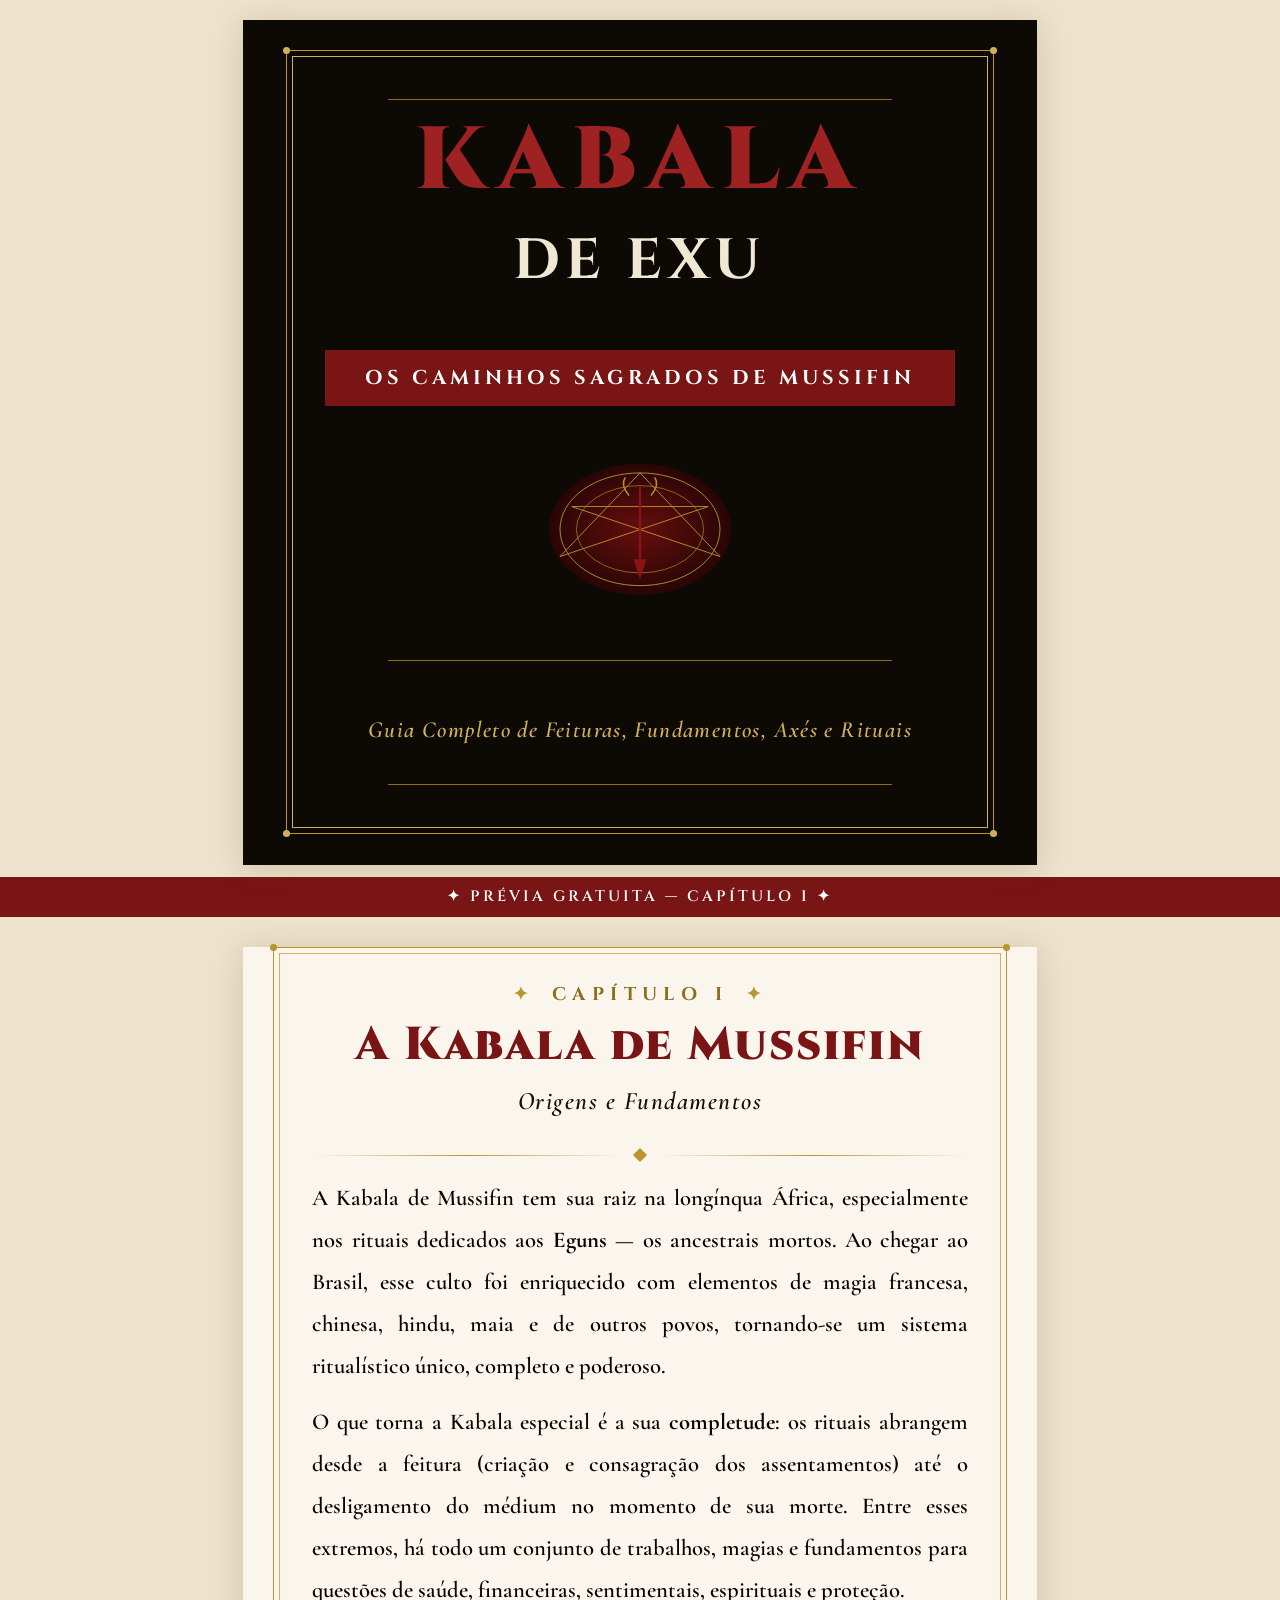
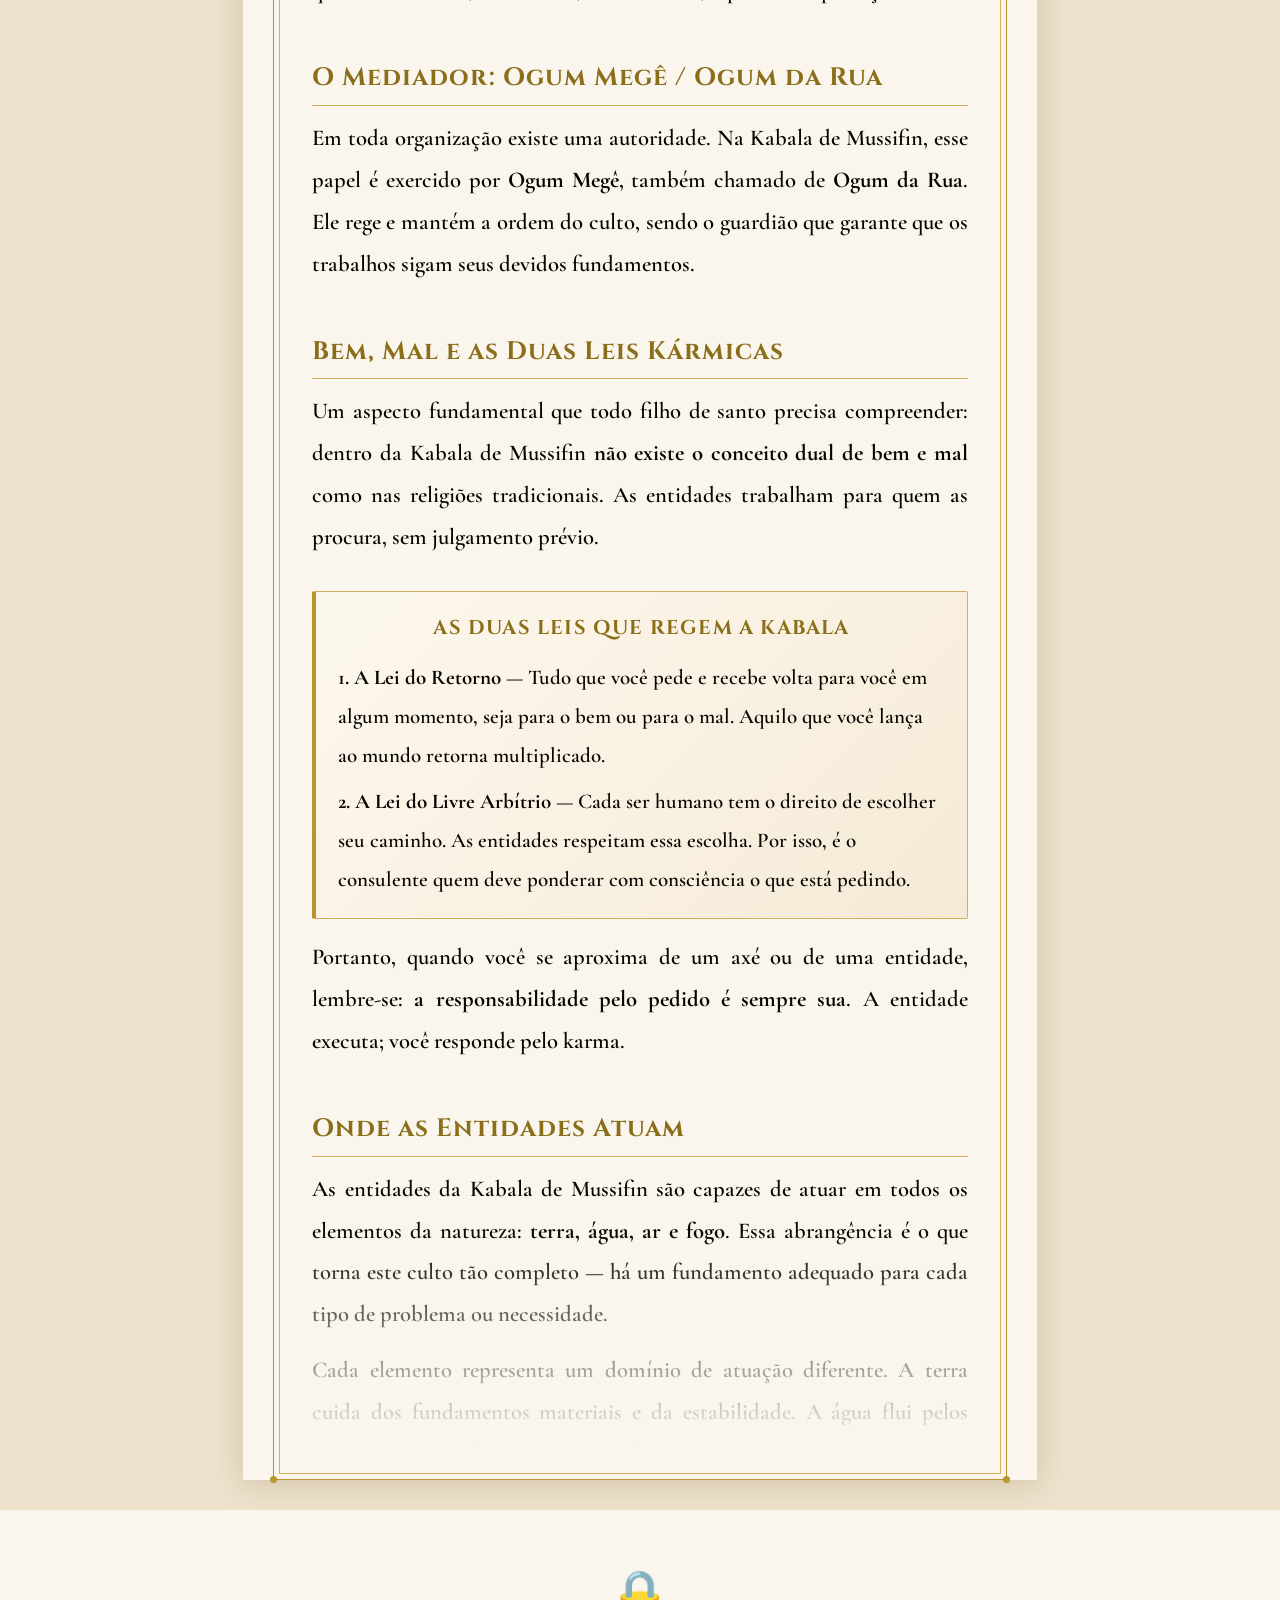
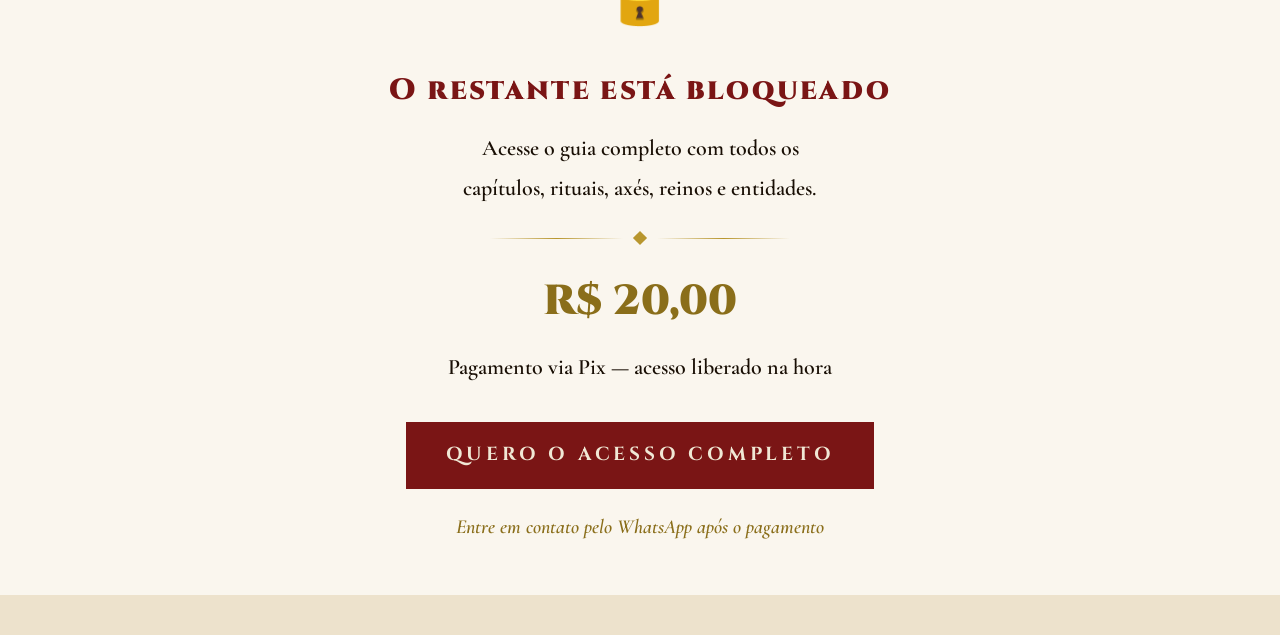
<file: preview.html>
<!DOCTYPE html>
<html lang="pt-BR">
<head>
  <meta charset="UTF-8" />
  <meta name="viewport" content="width=device-width, initial-scale=1.0" />
  <title>Kabala de Exu — Prévia Gratuita</title>
  <link rel="stylesheet" href="style.css" />
  <style>
    .preview-blur-wrap {
      position: relative;
      overflow: hidden;
      max-height: 280px;
    }
    .preview-blur-wrap::after {
      content: '';
      position: absolute;
      bottom: 0; left: 0; right: 0;
      height: 220px;
      background: linear-gradient(to bottom, transparent, var(--cream-light));
      pointer-events: none;
    }
    #preview-cta {
      background: var(--cream-light);
      text-align: center;
      padding: 40px 20px 50px;
      border-top: none;
      position: relative;
    }
    #preview-cta .cta-lock {
      font-size: 2.5rem;
      margin-bottom: 16px;
    }
    #preview-cta h2 {
      font-family: 'Cinzel', serif;
      font-size: 1.4rem;
      font-weight: 900;
      color: var(--red);
      letter-spacing: 0.08em;
      margin-bottom: 10px;
    }
    #preview-cta p {
      font-family: 'Cormorant Garamond', serif;
      color: var(--text-light);
      font-size: 1.05rem;
      max-width: 400px;
      margin: 0 auto 24px;
      text-align: center;
    }
    #preview-cta .cta-price {
      font-family: 'Cinzel', serif;
      font-size: 2rem;
      font-weight: 900;
      color: var(--gold-dark);
      margin-bottom: 6px;
    }
    #preview-cta .cta-btn {
      display: inline-block;
      background: var(--red);
      color: #f0e8d5;
      font-family: 'Cinzel', serif;
      font-size: 0.9rem;
      font-weight: 700;
      letter-spacing: 0.2em;
      text-transform: uppercase;
      padding: 16px 40px;
      text-decoration: none;
      cursor: pointer;
      border: none;
      margin-top: 10px;
      transition: background 0.2s;
    }
    #preview-cta .cta-btn:hover { background: var(--red-light); }
    #preview-cta .cta-pix {
      font-family: 'Cormorant Garamond', serif;
      font-style: italic;
      color: var(--gold-dark);
      font-size: 0.95rem;
      margin-top: 20px;
    }
    #preview-cta .divider { margin: 20px auto; max-width: 300px; }
    .preview-badge {
      background: var(--red);
      color: #fff;
      font-family: 'Cinzel', serif;
      font-size: 0.72rem;
      letter-spacing: 0.2em;
      padding: 6px 16px;
      text-align: center;
      text-transform: uppercase;
      margin-bottom: 0;
    }
  </style>
</head>
<body>

<!-- CAPA -->
<div class="page cover">
  <div class="page-inner">
    <span class="corner tl"></span>
    <span class="corner tr"></span>
    <span class="corner bl"></span>
    <span class="corner br"></span>
    <div class="cover-line"></div>
    <h1>KABALA</h1>
    <h2>DE EXU</h2>
    <div class="cover-bar">OS CAMINHOS SAGRADOS DE MUSSIFIN</div>
    <div class="cover-symbol">
      <svg viewBox="0 0 220 170" xmlns="http://www.w3.org/2000/svg">
        <defs>
          <radialGradient id="bg" cx="50%" cy="50%" r="50%">
            <stop offset="0%" stop-color="#6b0e0e"/>
            <stop offset="100%" stop-color="#2a0505"/>
          </radialGradient>
        </defs>
        <ellipse cx="110" cy="85" rx="100" ry="72" fill="url(#bg)" opacity="0.95"/>
        <ellipse cx="110" cy="85" rx="88" ry="62" fill="none" stroke="#b8962e" stroke-width="1"/>
        <ellipse cx="110" cy="85" rx="70" ry="48" fill="none" stroke="#b8962e" stroke-width="0.7"/>
        <line x1="110" y1="23" x2="22" y2="115"  stroke="#b8962e" stroke-width="1"/>
        <line x1="110" y1="23" x2="198" y2="115" stroke="#b8962e" stroke-width="1"/>
        <line x1="22"  y1="115" x2="185" y2="60" stroke="#b8962e" stroke-width="1"/>
        <line x1="198" y1="115" x2="35"  y2="60" stroke="#b8962e" stroke-width="1"/>
        <line x1="35"  y1="60"  x2="185" y2="60" stroke="#b8962e" stroke-width="1"/>
        <line x1="110" y1="38" x2="110" y2="128" stroke="#8b1515" stroke-width="2.5"/>
        <polygon points="110,140 103,118 117,118" fill="#8b1515"/>
        <path d="M98,48 Q88,36 94,28" fill="none" stroke="#b8962e" stroke-width="1.5"/>
        <path d="M122,48 Q132,36 126,28" fill="none" stroke="#b8962e" stroke-width="1.5"/>
      </svg>
    </div>
    <div class="cover-line"></div>
    <p class="cover-subtitle">Guia Completo de Feituras, Fundamentos, Axés e Rituais</p>
    <div class="cover-line"></div>
  </div>
</div>

<!-- PRÉVIA BADGE -->
<div class="preview-badge">✦ Prévia Gratuita — Capítulo I ✦</div>

<!-- CAPÍTULO I -->
<div class="page">
  <div class="page-inner">
    <span class="corner tl"></span><span class="corner tr"></span>
    <span class="corner bl"></span><span class="corner br"></span>

    <p class="chapter-label"><span class="stars">✦</span> Capítulo I <span class="stars">✦</span></p>
    <h1 class="chapter-title">A Kabala de Mussifin</h1>
    <h2 class="chapter-subtitle">Origens e Fundamentos</h2>
    <div class="divider"><div class="divider-diamond"></div></div>

    <p>
      A Kabala de Mussifin tem sua raiz na longínqua África, especialmente nos rituais dedicados
      aos <strong>Eguns</strong> — os ancestrais mortos. Ao chegar ao Brasil, esse culto foi
      enriquecido com elementos de magia francesa, chinesa, hindu, maia e de outros povos,
      tornando-se um sistema ritualístico único, completo e poderoso.
    </p>

    <p>
      O que torna a Kabala especial é a sua <strong>completude</strong>: os rituais abrangem desde
      a feitura (criação e consagração dos assentamentos) até o desligamento do médium no momento
      de sua morte. Entre esses extremos, há todo um conjunto de trabalhos, magias e fundamentos
      para questões de saúde, financeiras, sentimentais, espirituais e proteção.
    </p>

    <h3 class="section-title">O Mediador: Ogum Megê / Ogum da Rua</h3>

    <p>
      Em toda organização existe uma autoridade. Na Kabala de Mussifin, esse papel é exercido por
      <strong>Ogum Megê</strong>, também chamado de <strong>Ogum da Rua</strong>. Ele rege e
      mantém a ordem do culto, sendo o guardião que garante que os trabalhos sigam seus devidos
      fundamentos.
    </p>

    <h3 class="section-title">Bem, Mal e as Duas Leis Kármicas</h3>

    <p>
      Um aspecto fundamental que todo filho de santo precisa compreender: dentro da Kabala de
      Mussifin <strong>não existe o conceito dual de bem e mal</strong> como nas religiões
      tradicionais. As entidades trabalham para quem as procura, sem julgamento prévio.
    </p>

    <div class="info-box">
      <p class="box-title">As Duas Leis que Regem a Kabala</p>
      <p><strong>1. A Lei do Retorno</strong> — Tudo que você pede e recebe volta para você em
      algum momento, seja para o bem ou para o mal. Aquilo que você lança ao mundo retorna
      multiplicado.</p>
      <p><strong>2. A Lei do Livre Arbítrio</strong> — Cada ser humano tem o direito de escolher
      seu caminho. As entidades respeitam essa escolha. Por isso, é o consulente quem deve
      ponderar com consciência o que está pedindo.</p>
    </div>

    <p>
      Portanto, quando você se aproxima de um axé ou de uma entidade, lembre-se:
      <strong>a responsabilidade pelo pedido é sempre sua</strong>. A entidade executa; você
      responde pelo karma.
    </p>

    <h3 class="section-title">Onde as Entidades Atuam</h3>

    <!-- Conteúdo que vai ser borrado -->
    <div class="preview-blur-wrap">
      <p>
        As entidades da Kabala de Mussifin são capazes de atuar em todos os elementos da natureza:
        <strong>terra, água, ar e fogo</strong>. Essa abrangência é o que torna este culto tão
        completo — há um fundamento adequado para cada tipo de problema ou necessidade.
      </p>
      <p>
        Cada elemento representa um domínio de atuação diferente. A terra cuida dos fundamentos
        materiais e da estabilidade. A água flui pelos sentimentos e relacionamentos. O ar governa
        a comunicação e o pensamento. O fogo transforma, purifica e abre caminhos...
      </p>
    </div>
  </div>
</div>

<!-- CTA DE COMPRA -->
<div id="preview-cta">
  <div class="cta-lock">🔒</div>
  <h2>O restante está bloqueado</h2>
  <p>Acesse o guia completo com todos os capítulos, rituais, axés, reinos e entidades.</p>
  <div class="divider"><div class="divider-diamond"></div></div>
  <div class="cta-price">R$ 20,00</div>
  <p>Pagamento via Pix — acesso liberado na hora</p>
  <a class="cta-btn" href="https://wa.me/555497038510?text=Olá!%20Quero%20adquirir%20a%20Kabala%20de%20Exu!" target="_blank">
    Quero o Acesso Completo
  </a>
  <div class="cta-pix">Entre em contato pelo WhatsApp após o pagamento</div>
</div>

</body>
</html>
</file>
<file: style.css>
@import url('https://fonts.googleapis.com/css2?family=Cinzel:wght@400;600;700;900&family=Cormorant+Garamond:ital,wght@0,300;0,400;0,500;0,600;1,300;1,400;1,500&family=EB+Garamond:ital,wght@0,400;0,500;1,400&display=swap');

/* ===== RESET & BASE ===== */
*, *::before, *::after {
  box-sizing: border-box;
  margin: 0;
  padding: 0;
}

:root {
  --cream:        #f7f0e3;
  --cream-dark:   #ede2cc;
  --cream-light:  #faf6ee;
  --gold:         #b8962e;
  --gold-light:   #d4af5a;
  --gold-dark:    #8a6e1a;
  --red:          #7a1515;
  --red-light:    #9e2222;
  --dark:         #1a1006;
  --text:         #080401;
  --text-light:   #180e04;
  --border:       #c9a84c;
  --shadow:       rgba(90, 50, 10, 0.18);
}

html {
  font-size: 21px;
}

body {
  font-family: 'Cormorant Garamond', 'EB Garamond', Georgia, serif;
  background: var(--cream-dark);
  color: var(--text);
  line-height: 1.85;
  font-size: 1.1rem;
  font-weight: 600;
}

/* ===== PAGE WRAPPER ===== */
.page {
  width: 100%;
  max-width: 210mm;
  margin: 0 auto 12px;
  background: var(--cream-light);
  position: relative;
  box-shadow: 0 4px 30px var(--shadow);
}

/* ===== BORDER FRAME ===== */
.page-inner {
  margin: 8mm;
  border: 1.5px solid var(--gold);
  padding: 8mm 10mm;
  position: relative;
  background: var(--cream-light);
  display: flex;
  flex-direction: column;
}

.page-number {
  margin-top: auto;
}

.page-inner::before {
  content: '';
  position: absolute;
  inset: 5px;
  border: 0.5px solid var(--gold-light);
  pointer-events: none;
}

/* Corner dots */
.corner {
  position: absolute;
  width: 7px;
  height: 7px;
  background: var(--gold);
  border-radius: 50%;
}
.corner.tl { top: -4px; left: -4px; }
.corner.tr { top: -4px; right: -4px; }
.corner.bl { bottom: -4px; left: -4px; }
.corner.br { bottom: -4px; right: -4px; }

/* ===== COVER PAGE ===== */
.cover {
  background: #0d0a06;
  display: flex;
  flex-direction: column;
  align-items: center;
  justify-content: center;
  position: relative;
  page-break-after: always;
}

.cover .page-inner {
  border-color: var(--gold);
  background: transparent;
  display: flex;
  flex-direction: column;
  align-items: center;
  justify-content: center;
  text-align: center;
  gap: 0;
}

.cover .corner { background: var(--gold-light); }

.cover-symbol {
  width: 200px;
  height: 150px;
  margin: 30px auto 40px;
}

.cover h1 {
  font-family: 'Cinzel', serif;
  font-size: 4.2rem;
  font-weight: 900;
  color: var(--red-light);
  letter-spacing: 0.12em;
  line-height: 1;
  margin-bottom: 0;
}

.cover h2 {
  font-family: 'Cinzel', serif;
  font-size: 2.7rem;
  font-weight: 700;
  color: #f0e8d5;
  letter-spacing: 0.1em;
  margin-top: 2px;
  margin-bottom: 20px;
}

.cover-bar {
  background: var(--red);
  color: #fff;
  font-family: 'Cinzel', serif;
  font-size: 0.95rem;
  letter-spacing: 0.2em;
  font-weight: 700;
  padding: 10px 40px;
  text-transform: uppercase;
  width: 100%;
  text-align: center;
  margin: 16px 0;
}

.cover-subtitle {
  font-family: 'Cormorant Garamond', serif;
  font-style: italic;
  color: var(--gold-light);
  font-size: 1.1rem;
  font-weight: 600;
  letter-spacing: 0.06em;
  margin-top: 30px;
}

.cover-line {
  width: 80%;
  height: 1px;
  background: var(--gold-dark);
  margin: 18px auto;
}

/* ===== DIVIDER ===== */
.divider {
  display: flex;
  align-items: center;
  gap: 12px;
  margin: 18px 0;
  color: var(--gold);
}

.divider::before,
.divider::after {
  content: '';
  flex: 1;
  height: 1px;
  background: linear-gradient(to right, transparent, var(--gold), transparent);
}

.divider-diamond {
  width: 10px;
  height: 10px;
  background: var(--gold);
  transform: rotate(45deg);
  flex-shrink: 0;
}

/* ===== CHAPTER HEADER ===== */
.chapter-label {
  font-family: 'Cinzel', serif;
  font-size: 0.88rem;
  font-weight: 700;
  letter-spacing: 0.35em;
  color: var(--gold-dark);
  text-align: center;
  text-transform: uppercase;
  margin-bottom: 6px;
}

.chapter-label .stars {
  color: var(--gold);
  margin: 0 6px;
}

h1.chapter-title {
  font-family: 'Cinzel', serif;
  font-size: 2.2rem;
  font-weight: 900;
  color: var(--red);
  text-align: center;
  letter-spacing: 0.04em;
  line-height: 1.2;
  margin-bottom: 4px;
}

h2.chapter-subtitle {
  font-family: 'Cormorant Garamond', serif;
  font-style: italic;
  font-size: 1.2rem;
  color: var(--text-light);
  text-align: center;
  font-weight: 600;
  letter-spacing: 0.06em;
  margin-bottom: 8px;
}

/* ===== SECTION HEADERS ===== */
h3.section-title {
  font-family: 'Cinzel', serif;
  font-size: 1.2rem;
  font-weight: 700;
  color: var(--gold-dark);
  margin: 28px 0 12px;
  padding-bottom: 4px;
  border-bottom: 1.5px solid var(--gold-light);
  letter-spacing: 0.04em;
}

h4.sub-title {
  font-family: 'Cinzel', serif;
  font-size: 1.05rem;
  font-weight: 700;
  color: var(--red);
  margin: 16px 0 8px;
  letter-spacing: 0.03em;
}

/* ===== TEXT ===== */
p {
  margin-bottom: 14px;
  text-align: justify;
  hyphens: auto;
  font-size: 1.08rem;
  font-weight: 600;
  line-height: 1.85;
}

p.lead {
  font-style: italic;
  font-size: 1.18rem;
  font-weight: 600;
  color: var(--text-light);
  text-align: center;
  line-height: 1.95;
}

p.quote {
  font-style: italic;
  color: var(--red);
  text-align: center;
  font-size: 1.18rem;
  font-weight: 600;
  margin: 20px 0;
}

strong {
  font-weight: 800;
  color: var(--text);
}

/* ===== SUMMARY / TOC ===== */
.toc {
  width: 100%;
  border-collapse: collapse;
  margin-top: 10px;
}

.toc tr {
  border-bottom: 1px solid var(--cream-dark);
}

.toc tr:hover {
  background: var(--cream-dark);
}

.toc td {
  padding: 10px 8px;
  font-size: 1rem;
  font-weight: 600;
}

.toc td:first-child {
  font-family: 'Cinzel', serif;
  font-size: 0.95rem;
  font-weight: 700;
  color: var(--red);
  white-space: nowrap;
  padding-right: 14px;
  width: 130px;
}

.toc td:nth-child(2) {
  color: var(--text);
  flex: 1;
}

.toc td:last-child {
  font-family: 'Cinzel', serif;
  font-size: 0.95rem;
  font-weight: 700;
  color: var(--gold-dark);
  text-align: right;
  width: 40px;
}

/* ===== INFO BOX ===== */
.info-box {
  border: 1px solid var(--gold-light);
  border-left: 4px solid var(--gold);
  background: linear-gradient(135deg, #fdf8ee 0%, #f5ead6 100%);
  padding: 18px 22px;
  margin: 18px 0;
  border-radius: 2px;
}

.info-box .box-title {
  font-family: 'Cinzel', serif;
  font-size: 0.95rem;
  font-weight: 700;
  color: var(--gold-dark);
  letter-spacing: 0.06em;
  margin-bottom: 12px;
  text-align: center;
  text-transform: uppercase;
}

.info-box p {
  margin-bottom: 8px;
  font-size: 1rem;
  font-weight: 600;
  text-align: left;
}

.info-box p:last-child {
  margin-bottom: 0;
}

/* ===== WARNING BOX ===== */
.warning-box {
  border: 1px solid var(--red);
  border-left: 4px solid var(--red);
  background: #fdf5f5;
  padding: 14px 18px;
  margin: 18px 0;
  border-radius: 2px;
}

.warning-box .box-title {
  font-family: 'Cinzel', serif;
  font-size: 0.95rem;
  font-weight: 700;
  color: var(--red);
  letter-spacing: 0.06em;
  margin-bottom: 8px;
}

.warning-box p {
  font-style: italic;
  font-size: 1rem;
  font-weight: 600;
  color: var(--text);
  text-align: left;
  margin: 0;
}

/* ===== RITUAL CARD ===== */
.ritual-card {
  border: 1px solid var(--gold-light);
  background: linear-gradient(180deg, #fdf9f0 0%, #f7f0e0 100%);
  padding: 18px 22px;
  margin: 18px 0;
  border-radius: 2px;
  position: relative;
}

.ritual-card::before {
  content: '';
  position: absolute;
  top: 4px;
  left: 4px;
  right: 4px;
  bottom: 4px;
  border: 0.5px solid var(--gold-light);
  opacity: 0.4;
  pointer-events: none;
}

.ritual-card .card-title {
  font-family: 'Cinzel', serif;
  font-size: 1rem;
  font-weight: 700;
  color: var(--gold-dark);
  letter-spacing: 0.04em;
  margin-bottom: 14px;
  padding-bottom: 8px;
  border-bottom: 1px solid var(--gold-light);
}

.ritual-card .ingredients-title,
.ritual-card .steps-title {
  font-family: 'Cinzel', serif;
  font-size: 0.92rem;
  font-weight: 700;
  color: var(--red);
  letter-spacing: 0.08em;
  text-transform: uppercase;
  margin: 12px 0 8px;
}

/* ===== BULLET LISTS ===== */
.bullet-list {
  list-style: none;
  padding: 0;
  margin: 8px 0 14px;
  column-count: 2;
  column-gap: 20px;
}

.bullet-list.single {
  column-count: 1;
}

.bullet-list li {
  padding: 3px 0 3px 18px;
  position: relative;
  font-size: 1rem;
  font-weight: 600;
  break-inside: avoid;
  line-height: 1.6;
}

.bullet-list li::before {
  content: '◆';
  position: absolute;
  left: 0;
  color: var(--gold);
  font-size: 0.65rem;
  top: 6px;
}

/* ===== ORDERED STEPS ===== */
.steps-list {
  list-style: none;
  padding: 0;
  margin: 8px 0;
  counter-reset: steps;
}

.steps-list li {
  padding: 5px 0 5px 32px;
  position: relative;
  font-size: 1rem;
  font-weight: 600;
  counter-increment: steps;
  border-bottom: 1px dotted var(--cream-dark);
  line-height: 1.6;
}

.steps-list li:last-child {
  border-bottom: none;
}

.steps-list li::before {
  content: counter(steps) '.';
  position: absolute;
  left: 0;
  color: var(--gold-dark);
  font-family: 'Cinzel', serif;
  font-weight: 700;
  font-size: 0.95rem;
  width: 24px;
  text-align: right;
}

/* ===== STEPS NUMBERED BOX ===== */
.step-box {
  background: linear-gradient(135deg, #fdf8ee, #f5ead6);
  border: 1px solid var(--gold-light);
  border-radius: 2px;
  padding: 16px 20px;
  margin: 10px 0;
}

.step-box .step-number {
  font-family: 'Cinzel', serif;
  font-size: 0.9rem;
  font-weight: 700;
  color: var(--red);
  text-transform: uppercase;
  letter-spacing: 0.06em;
  margin-bottom: 5px;
}

.step-box p {
  margin: 0;
  font-size: 1rem;
  font-weight: 600;
}

/* ===== TWO COLUMN LAYOUT ===== */
.two-col {
  display: grid;
  grid-template-columns: 1fr 1fr;
  gap: 16px;
  margin: 12px 0;
}

.two-col-3 {
  display: grid;
  grid-template-columns: 1fr 1fr 1fr;
  gap: 12px;
  margin: 12px 0;
}

/* ===== CORRESPONDENCES TABLE ===== */
.corr-list {
  list-style: none;
  padding: 0;
  display: grid;
  grid-template-columns: 1fr 1fr;
  gap: 4px 20px;
  margin: 8px 0;
}

.corr-list li {
  font-size: 1rem;
  font-weight: 600;
  padding: 3px 0 3px 16px;
  position: relative;
  line-height: 1.5;
}

.corr-list li::before {
  content: '◆';
  position: absolute;
  left: 0;
  color: var(--gold);
  font-size: 0.6rem;
  top: 5px;
}

.corr-list li strong {
  color: var(--text);
}

/* ===== DATA TABLE ===== */
.data-table {
  width: 100%;
  border-collapse: collapse;
  margin: 14px 0;
  font-size: 1rem;
  font-weight: 600;
}

.data-table thead tr {
  background: var(--red);
  color: #fff;
}

.data-table thead th {
  padding: 11px 14px;
  font-family: 'Cinzel', serif;
  font-size: 0.95rem;
  letter-spacing: 0.06em;
  font-weight: 700;
  text-align: left;
}

.data-table tbody tr:nth-child(even) {
  background: var(--cream-dark);
}

.data-table tbody tr {
  border-bottom: 1px solid var(--cream-dark);
}

.data-table tbody td {
  padding: 11px 14px;
  vertical-align: top;
  line-height: 1.6;
  font-size: 1rem;
}

.data-table tbody td:first-child {
  font-family: 'Cinzel', serif;
  font-size: 0.95rem;
  font-weight: 700;
  color: var(--red);
}

/* ===== ENTITY TABLE ===== */
.entity-table {
  width: 100%;
  border-collapse: collapse;
  margin: 14px 0;
  font-size: 1rem;
  font-weight: 600;
}

.entity-table tr {
  border-bottom: 1px solid var(--cream-dark);
}

.entity-table td {
  padding: 11px 12px;
  vertical-align: top;
  font-size: 1rem;
}

.entity-table td:first-child {
  font-family: 'Cinzel', serif;
  font-size: 0.95rem;
  font-weight: 700;
  color: #fff;
  background: var(--red);
  width: 170px;
  letter-spacing: 0.03em;
}

.entity-table tr:nth-child(even) td:first-child {
  background: var(--red-light);
}

.entity-table td:last-child {
  background: var(--cream-light);
}

/* ===== KINGDOM TABLE ===== */
.kingdom-col {
  display: inline-block;
  font-family: 'Cinzel', serif;
  font-size: 0.88rem;
  font-weight: 700;
  color: #fff;
  background: var(--red);
  padding: 2px 8px;
  letter-spacing: 0.04em;
  border-radius: 1px;
  margin-bottom: 5px;
}

/* ===== TOOLS GRID ===== */
.tools-section {
  margin: 16px 0;
}

.tools-section h4 {
  font-family: 'Cinzel', serif;
  font-size: 0.95rem;
  font-weight: 700;
  color: var(--red);
  margin-bottom: 8px;
  letter-spacing: 0.04em;
}

/* ===== GLOSSARY ===== */
.glossary-table {
  width: 100%;
  border-collapse: collapse;
  margin: 10px 0;
  font-size: 1rem;
  font-weight: 600;
}

.glossary-table tr {
  border-bottom: 1px solid var(--cream-dark);
}

.glossary-table td {
  padding: 9px 10px;
  vertical-align: top;
  line-height: 1.6;
}

.glossary-table td:first-child {
  font-family: 'Cinzel', serif;
  font-size: 0.92rem;
  font-weight: 700;
  color: var(--gold-dark);
  white-space: nowrap;
  width: 130px;
  padding-right: 16px;
}

/* ===== SACRED NAMES ===== */
.names-table {
  width: 100%;
  border-collapse: collapse;
  margin: 10px 0;
  font-size: 1rem;
  font-weight: 600;
}

.names-table tr {
  border-bottom: 1px solid var(--cream-dark);
}

.names-table td {
  padding: 10px 14px;
  vertical-align: top;
  line-height: 1.75;
}

.names-table td:first-child {
  font-family: 'Cinzel', serif;
  font-size: 1.05rem;
  font-weight: 900;
  color: #fff;
  background: var(--gold-dark);
  text-align: center;
  width: 38px;
  padding: 10px 6px;
}

.names-table tr:nth-child(odd) td:first-child {
  background: var(--gold);
}

/* ===== PAGE NUMBER ===== */
.page-number {
  text-align: center;
  font-family: 'Cinzel', serif;
  font-size: 0.85rem;
  font-weight: 700;
  color: var(--gold-dark);
  letter-spacing: 0.2em;
  margin-top: auto;
  padding-top: 10px;
  border-top: 1px solid var(--gold-light);
}

/* ===== CLOSING ===== */
.closing {
  text-align: center;
  padding: 40px 20px;
}

.closing .closing-divider {
  display: flex;
  justify-content: center;
  gap: 16px;
  font-size: 1.4rem;
  color: var(--gold);
  margin: 30px 0;
}

.closing p {
  font-style: italic;
  color: var(--text-light);
  font-size: 1.05rem;
  font-weight: 600;
  line-height: 1.95;
  text-align: center;
  max-width: 380px;
  margin: 0 auto 16px;
}

.closing .closing-quote {
  font-family: 'Cormorant Garamond', serif;
  font-style: italic;
  color: var(--red);
  font-size: 1.1rem;
  font-weight: 600;
  margin-top: 30px;
}

/* ===== BARRA DE PROGRESSO DE LEITURA ===== */
#progress-bar {
  position: fixed;
  top: 0;
  left: 0;
  height: 3px;
  width: 0%;
  background: linear-gradient(to right, var(--gold-dark), var(--gold), var(--gold-light));
  z-index: 2000;
  transition: width 0.12s linear;
  pointer-events: none;
}

/* ===== MOBILE RESPONSIVE ===== */
@media (max-width: 700px) {
  html {
    font-size: 16px;
  }

  body {
    background: var(--cream-dark);
  }

  .page {
    width: 100%;
    margin: 0 0 10px;
    box-shadow: 0 2px 12px var(--shadow);
  }

  .page-inner {
    margin: 4vw;
    padding: 5vw;
  }

  .page-number {
    margin-top: 24px;
  }

  /* Capa mobile */
  .cover h1 {
    font-size: 2.8rem;
  }

  .cover h2 {
    font-size: 1.8rem;
  }

  .cover-symbol {
    width: 140px;
    height: 110px;
    margin: 20px auto 28px;
  }

  .cover-bar {
    font-size: 0.8rem;
    letter-spacing: 0.1em;
    padding: 8px 16px;
  }

  /* Títulos */
  h1.chapter-title {
    font-size: 1.5rem;
  }

  h2.chapter-subtitle {
    font-size: 1.1rem;
  }

  h3.section-title {
    font-size: 1rem;
  }

  /* Texto: justify fica horrível em mobile */
  p {
    text-align: left;
    hyphens: none;
  }

  /* Tabelas responsivas */
  .toc,
  .data-table,
  .entity-table,
  .names-table,
  .glossary-table {
    font-size: 0.9rem;
    display: block;
    overflow-x: auto;
    -webkit-overflow-scrolling: touch;
  }

  .toc td,
  .data-table thead th,
  .data-table tbody td,
  .entity-table td,
  .glossary-table td {
    padding: 8px 8px;
  }

  .toc td:first-child {
    width: auto;
    white-space: normal;
  }

  .entity-table td:first-child {
    width: auto;
    white-space: normal;
  }

  .data-table tbody td:first-child {
    white-space: normal;
  }

  .glossary-table td:first-child {
    width: auto;
    white-space: normal;
  }

  /* Boxes */
  .info-box,
  .warning-box,
  .step-box,
  .ritual-card {
    padding: 12px 14px;
    margin: 12px 0;
  }

  /* Grids: colapsar para coluna única */
  .two-col,
  .corr-list {
    grid-template-columns: 1fr;
  }

  .two-col-3 {
    grid-template-columns: 1fr 1fr;
  }

  .bullet-list {
    column-count: 1;
  }

  /* Grids legados */
  .tools-grid,
  .names-grid {
    grid-template-columns: 1fr 1fr;
  }
}

/* ===== PRINT STYLES ===== */
@page {
  size: A4 portrait;
  margin: 12mm 10mm;
}

@media print {
  html, body {
    background: white;
    margin: 0;
    padding: 0;
    width: auto;
  }

  .page {
    width: auto;
    max-width: none;
    margin: 0;
    padding: 0;
    background: transparent;
    box-shadow: none;
    page-break-before: auto;
    break-before: auto;
    position: relative;
  }

  .page:first-of-type {
    page-break-before: auto;
  }

  .page-inner {
    margin: 0;
    padding: 0;
    border: none;
    min-height: unset;
    display: block;
  }

  /* Evita que títulos fiquem orphãos no fim de uma página */
  .page-inner::before,
  .corner,
  .page-number {
    display: none !important;
  }

  .cover {
    background: #0d0a06 !important;
    page-break-after: always;
    break-after: page;
  }

  .cover .page-inner {
    padding: 18mm 12mm;
    border: 1.5px solid var(--gold);
    min-height: 261mm;
    display: flex;
    flex-direction: column;
    align-items: center;
    justify-content: center;
    text-align: center;
  }

  .cover .page-inner::before,
  .cover .corner {
    display: block !important;
  }

  .toc td:last-child {
    display: none;
  }

  h1, h2, h3, h4 {
    page-break-after: avoid;
    break-after: avoid;
  }

  /* Elementos que não devem quebrar no meio */
  .ritual-card,
  .info-box,
  .step-box,
  .warning-box,
  .toc tr,
  .data-table tr,
  .step-box {
    break-inside: avoid;
    page-break-inside: avoid;
  }

  p {
    orphans: 3;
    widows: 3;
  }
}

/* ===== SCREEN STYLES ===== */
@media screen {
  body {
    padding: 20px 0 40px;
  }
}

/* ===== READER ===== */
#reader-toolbar {
  position: fixed;
  top: 0; left: 0; right: 0;
  height: 52px;
  background: #0d0a06;
  border-bottom: 1px solid #3a2a0e;
  display: flex;
  align-items: center;
  justify-content: space-between;
  padding: 0 16px;
  z-index: 1000;
  gap: 12px;
}

#reader-search-wrap {
  display: flex;
  align-items: center;
  gap: 6px;
  flex: 1;
  max-width: 460px;
}

#search-icon {
  width: 16px;
  height: 16px;
  color: #6b4f1a;
  flex-shrink: 0;
}

#reader-search-input {
  flex: 1;
  background: #1a1006;
  border: 1px solid #3a2a0e;
  border-bottom-color: #b8962e;
  color: #f0e8d5;
  font-family: 'Cormorant Garamond', serif;
  font-size: 0.95rem;
  padding: 6px 12px;
  outline: none;
  letter-spacing: 0.05em;
  min-width: 0;
}
#reader-search-input:focus { border-color: #b8962e; }
#reader-search-input::placeholder { color: #3a2a0e; }

#reader-search-count {
  font-family: 'Cinzel', serif;
  font-size: 0.72rem;
  color: #8a6e1a;
  white-space: nowrap;
  min-width: 60px;
}

#search-up, #search-dn, #search-clear {
  background: none;
  border: 1px solid #3a2a0e;
  color: #b8962e;
  cursor: pointer;
  padding: 4px 8px;
  font-size: 0.8rem;
  line-height: 1;
  transition: border-color 0.15s;
}
#search-up:hover, #search-dn:hover, #search-clear:hover { border-color: #b8962e; }

#reader-info {
  font-family: 'Cinzel', serif;
  font-size: 0.75rem;
  color: #6b4f1a;
  letter-spacing: 0.15em;
  white-space: nowrap;
}

/* Book layout */
#book-wrap {
  display: flex;
  align-items: center;
  justify-content: center;
  height: calc(100vh - 52px);
  margin-top: 52px;
  background: #1a1208;
  overflow: hidden;
  gap: 0;
}

#book-spread {
  display: flex;
  align-items: flex-start;
  justify-content: center;
  height: 100%;
  overflow-y: auto;
  overflow-x: hidden;
  flex: 1;
  gap: 0;
  padding: 20px 0;
}

#book-spread .page {
  flex-shrink: 0;
  margin: 0;
  box-shadow: 4px 0 20px rgba(0,0,0,0.5), -4px 0 20px rgba(0,0,0,0.5);
}

#book-spread .page-left  { box-shadow: -6px 0 30px rgba(0,0,0,0.6); }
#book-spread .page-right { box-shadow:  6px 0 30px rgba(0,0,0,0.6); }
#book-spread .page-solo  { margin: 0 auto; box-shadow: 0 8px 40px rgba(0,0,0,0.6); }

/* Animação virar página */
#book-spread.slide-left  { animation: slideLeft  0.25s ease; }
#book-spread.slide-right { animation: slideRight 0.25s ease; }

@keyframes slideLeft  { from { opacity:0; transform: translateX(30px); } to { opacity:1; transform: translateX(0); } }
@keyframes slideRight { from { opacity:0; transform: translateX(-30px); } to { opacity:1; transform: translateX(0); } }

/* Nav buttons */
#btn-prev, #btn-next {
  background: none;
  border: none;
  color: #b8962e;
  font-size: 3.5rem;
  cursor: pointer;
  padding: 0 14px;
  opacity: 0.4;
  transition: opacity 0.2s;
  flex-shrink: 0;
  user-select: none;
  line-height: 1;
}
#btn-prev:hover, #btn-next:hover { opacity: 1; }
#btn-prev:disabled, #btn-next:disabled { opacity: 0.1; cursor: default; }

/* Search highlights */
mark.hl { background: rgba(184,150,46,0.25); color: inherit; border-radius: 2px; }
mark.hl.active { background: rgba(184,150,46,0.65); }

/* Mobile */
@media (max-width: 860px) {
  #book-spread .page {
    width: 100% !important;
    max-width: 100% !important;
  }
  #btn-prev, #btn-next { font-size: 2rem; padding: 0 8px; }
  #reader-search-count { display: none; }
  #search-up, #search-dn, #search-clear { padding: 4px 6px; }
}
</file>
